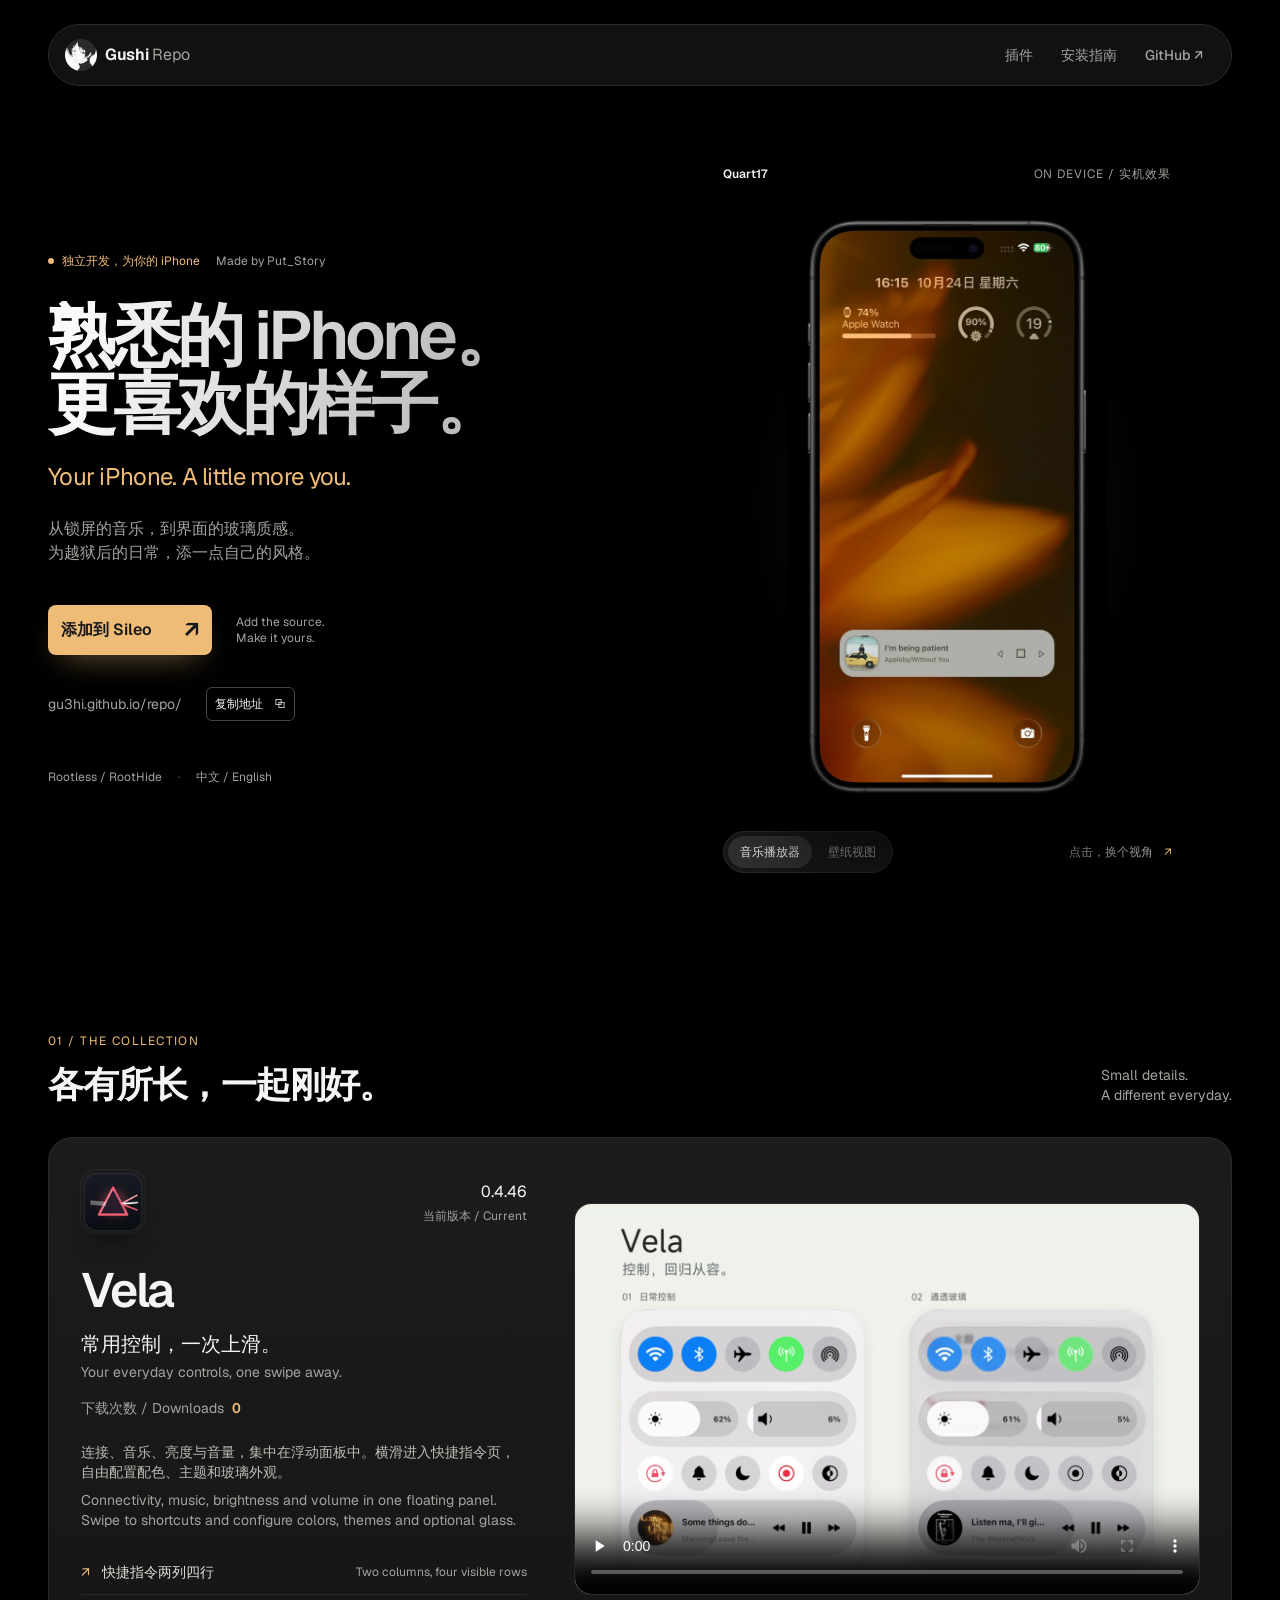
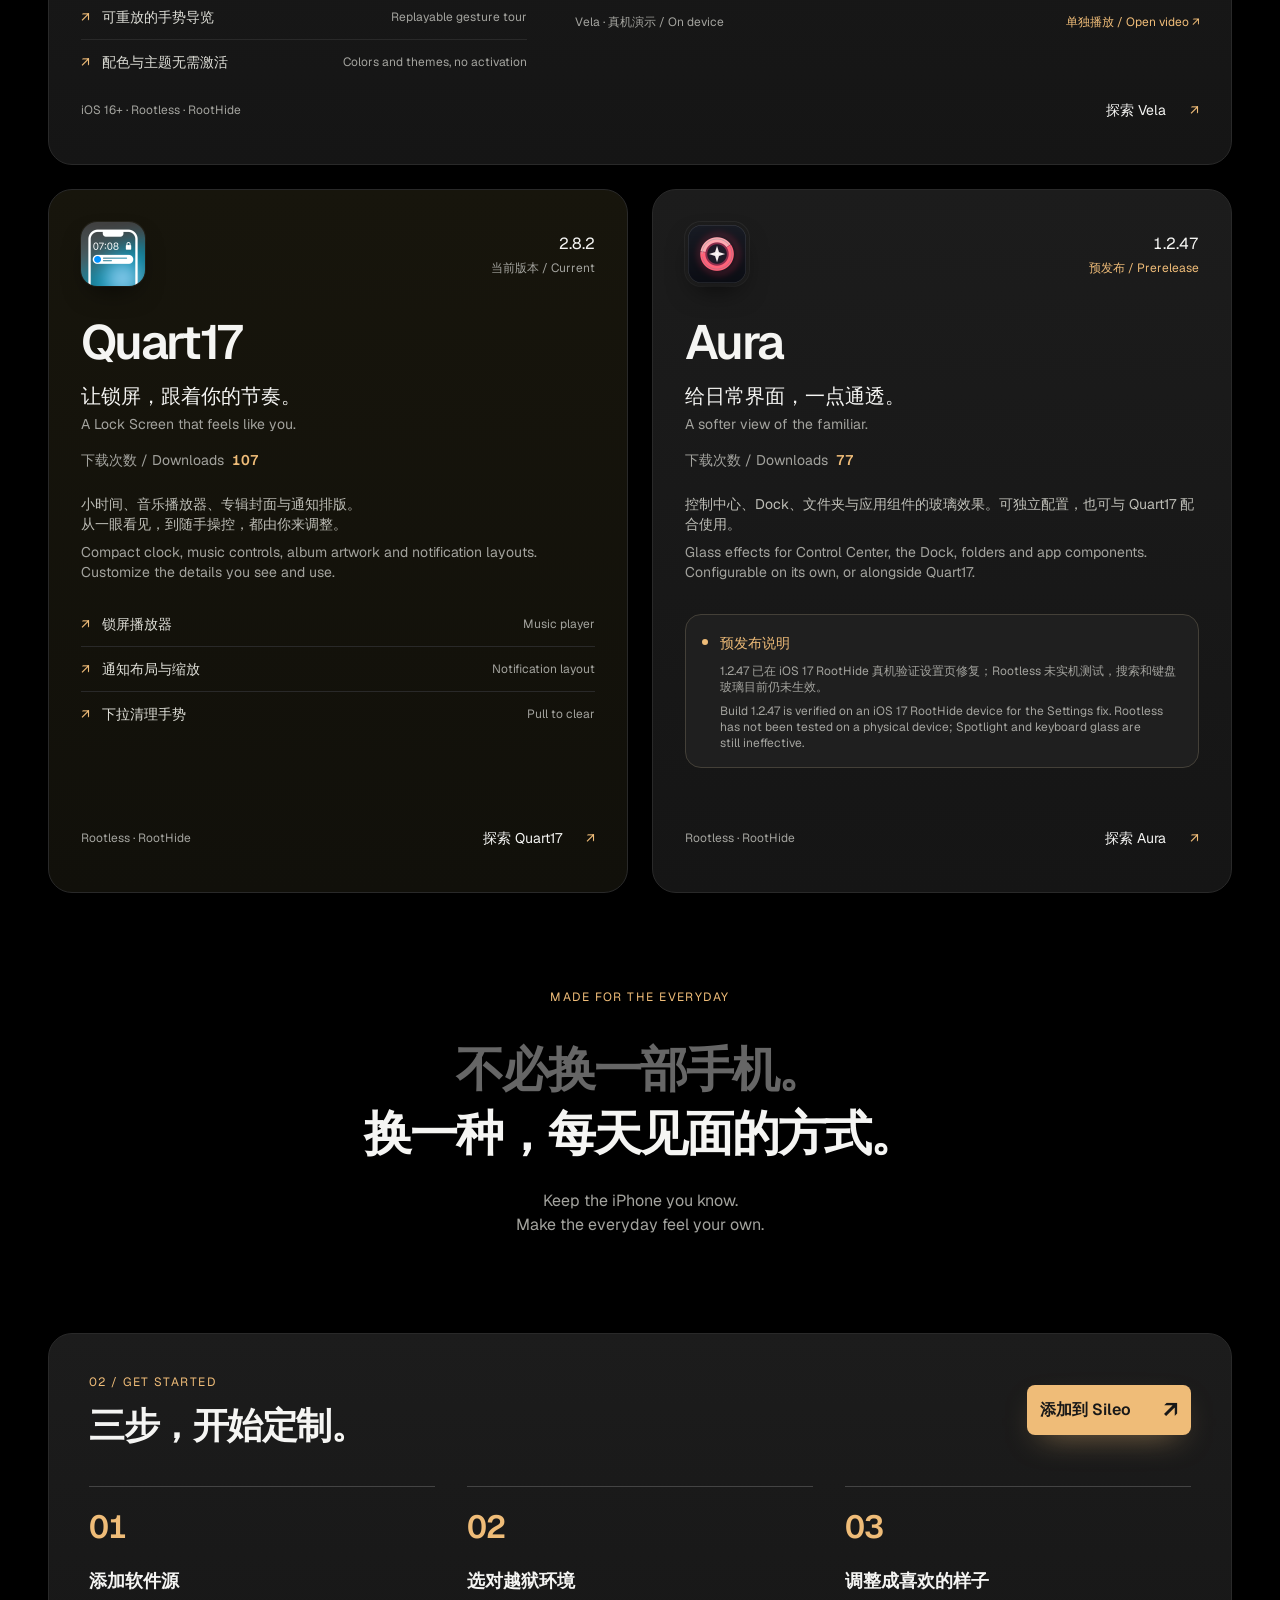
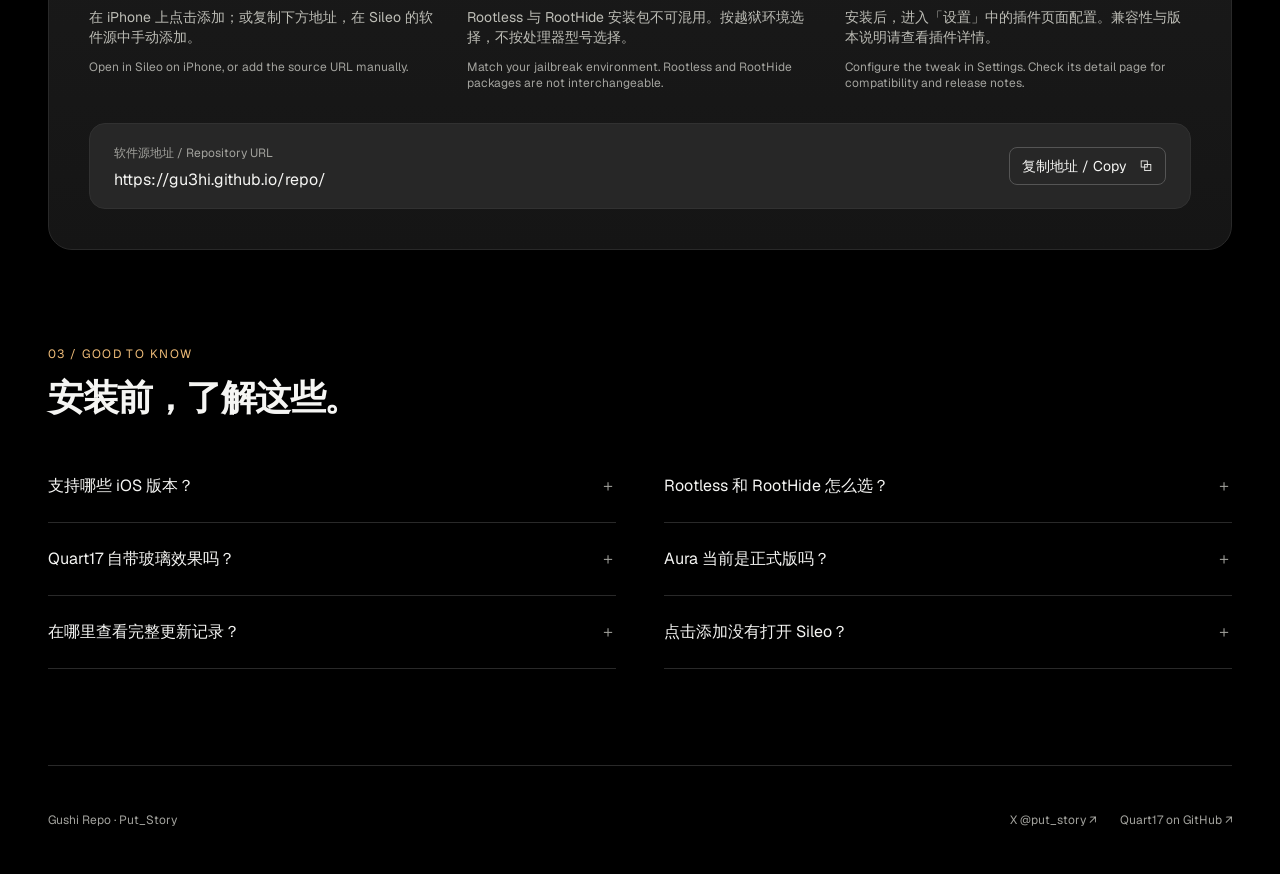
<file: docs/index.html>
<!doctype html>
<html lang="zh-CN"><head><meta charset="utf-8"><meta name="viewport" content="width=device-width,initial-scale=1">
<meta name="color-scheme" content="dark light"><meta name="theme-color" media="(prefers-color-scheme: dark)" content="#000000"><meta name="theme-color" media="(prefers-color-scheme: light)" content="#f5f5f3"><meta name="description" content="Gushi Repo · Jailbreak tweaks for iOS · 中文 / English">
<meta property="og:type" content="website"><meta property="og:title" content="Gushi Repo · 为你的 iPhone 添一点风格"><meta property="og:description" content="Gushi Repo · Jailbreak tweaks for iOS"><meta property="og:url" content="https://gu3hi.github.io/repo/"><meta property="og:image" content="https://gu3hi.github.io/repo/CydiaIcon.png"><meta name="twitter:card" content="summary">
<title>Gushi Repo · 为你的 iPhone 添一点风格</title><link rel="icon" href="CydiaIcon.png"><link rel="stylesheet" href="assets/style.css?v=20261030-refine"><link rel="stylesheet" href="assets/home.css?v=20261030-refine"><script src="assets/site.js?v=20261026" defer></script><script type="module" src="assets/downloads.mjs?v=20261026"></script></head>
<body class="home-page"><a class="skip-link" href="#main">跳至内容 · Skip to content</a><header class="top" id="top"><div class="bar"><a class="brand" href="./" aria-label="Gushi Repo 首页"><img src="CydiaIcon.png" width="34" height="34" alt=""><span>Gushi<b>Repo</b></span></a><nav aria-label="主导航"><a class="navlink" href="#packages">插件</a><a class="navlink" href="#install">安装指南</a><a class="navlink social" href="https://x.com/put_story" target="_blank" rel="noopener">X ↗</a><a class="navlink" href="https://github.com/Gu3hi/repo" target="_blank" rel="noopener">GitHub ↗</a></nav></div></header>
<main id="main">
<section class="source-hero" aria-labelledby="hero-title">
<div class="hero-copy">
<p class="kicker reveal"><span class="status-dot" aria-hidden="true"></span> 独立开发，为你的 iPhone <span lang="en">Made by Put_Story</span></p>
<h1 id="hero-title" class="reveal" style="--d:.08s">熟悉的 iPhone。<br>更喜欢的样子。</h1>
<p class="hero-english reveal" lang="en" style="--d:.16s">Your iPhone. A little more you.</p>
<p class="hero-description reveal" style="--d:.24s">从锁屏的音乐，到界面的玻璃质感。<br>为越狱后的日常，添一点自己的风格。</p>
<div class="hero-actions reveal" style="--d:.32s"><a class="source-button" href="sileo://source/https://gu3hi.github.io/repo/">添加到 Sileo <span aria-hidden="true">↗</span></a><span class="action-caption" lang="en">Add the source.<br>Make it yours.</span></div>
<button class="source-copy copy reveal" style="--d:.4s" type="button" data-copy="https://gu3hi.github.io/repo/" aria-label="复制源地址 · Copy repository URL"><span>gu3hi.github.io/repo/</span><span class="copy-label">复制地址 <span aria-hidden="true">⧉</span></span></button>
<div class="hero-support reveal" style="--d:.48s"><span>Rootless / RootHide</span><span>中文 / English</span></div>
</div>
<figure class="device-stage reveal" style="--d:.24s">
<div class="device-meta"><span>Quart17</span><span>ON DEVICE / 实机效果</span></div>
<div class="device-view" id="device-preview"><img class="wallpaper-shot" aria-hidden="true" src="assets/quart17-lock-2.jpg" width="680" height="1311" alt="同一设备的壁纸视图" decoding="async"><img class="player-shot" src="assets/quart17-lock-1.jpg" width="680" height="1311" alt="Quart17 锁屏音乐播放器实机效果" decoding="async" fetchpriority="high"></div>
<figcaption><div class="view-switch" role="group" aria-label="切换实机视图 · Device preview"><button type="button" data-preview="player" aria-controls="device-preview" aria-pressed="true">音乐播放器</button><button type="button" data-preview="wallpaper" aria-controls="device-preview" aria-pressed="false">壁纸视图</button></div><span class="preview-note">点击，换个视角 <span aria-hidden="true">↗</span></span></figcaption>
</figure>
</section>
<section class="collection" id="packages" aria-labelledby="collection-title">
<div class="section-heading reveal"><div><p class="section-index">01 / THE COLLECTION</p><h2 id="collection-title">各有所长，一起刚好。</h2></div><p lang="en">Small details.<br>A different everyday.</p></div>
<div class="product-grid">
<article class="product-card vela-card reveal">
<div class="product-top"><img src="assets/vela.png" width="64" height="64" alt="Vela 图标" loading="lazy"><span class="version-label">0.4.46 <span>当前版本 / Current</span></span></div>
<h3>Vela</h3><p class="product-lead">常用控制，一次上滑。</p><p class="product-english" lang="en">Your everyday controls, one swipe away.</p>
<p class="download-summary">下载次数 / Downloads <strong><span data-download-files="com.gushi.vela_0.4.46_iphoneos-arm64.deb com.gushi.vela_0.4.46_iphoneos-arm64e.deb" aria-label="正在读取下载次数 / Loading download count">—</span></strong></p>
<p class="product-description">连接、音乐、亮度与音量，集中在浮动面板中。横滑进入快捷指令页，自由配置配色、主题和玻璃外观。</p><p class="product-description en" lang="en">Connectivity, music, brightness and volume in one floating panel. Swipe to shortcuts and configure colors, themes and optional glass.</p>
<ul class="feature-list"><li>快捷指令两列四行 <span lang="en">Two columns, four visible rows</span></li><li>可重放的手势导览 <span lang="en">Replayable gesture tour</span></li><li>配色与主题无需激活 <span lang="en">Colors and themes, no activation</span></li></ul>
<figure class="promo-video"><video controls playsinline preload="none" poster="assets/vela-promo-poster.jpg" width="1920" height="1200" aria-label="Vela 宣传片：普通与玻璃外观真机演示 / Vela native and glass appearance demo"><source src="assets/vela-promo.mp4" type="video/mp4">你的浏览器不支持视频播放。Your browser does not support video playback.</video><figcaption><span>Vela · 真机演示 / On device</span><a href="assets/vela-promo.mp4">单独播放 / Open video ↗</a></figcaption></figure>
<div class="product-bottom"><span>iOS 16+ · Rootless · RootHide</span><a href="depictions/vela/" class="product-link" aria-label="查看 Vela 功能范围与安装说明">探索 Vela <span aria-hidden="true">↗</span></a></div>
</article>

<article class="product-card quart-card reveal">
<div class="product-top"><img src="assets/quart17.png" width="64" height="64" alt="Quart17 图标" loading="lazy"><span class="version-label">2.8.2 <span>当前版本 / Current</span></span></div>
<h3>Quart17</h3><p class="product-lead">让锁屏，跟着你的节奏。</p><p class="product-english" lang="en">A Lock Screen that feels like you.</p>
<p class="download-summary">下载次数 / Downloads <strong><span data-download-files="com.gushi.quart17_2.7.103_iphoneos-arm64.deb com.gushi.quart17_2.7.103_iphoneos-arm64e.deb com.gushi.quart17_2.7.112_iphoneos-arm64.deb com.gushi.quart17_2.7.112_iphoneos-arm64e.deb com.gushi.quart17_2.8.1_iphoneos-arm64.deb com.gushi.quart17_2.8.1_iphoneos-arm64e.deb com.gushi.quart17_2.8.2_iphoneos-arm64.deb com.gushi.quart17_2.8.2_iphoneos-arm64e.deb com.gushi.quart17_2.8_iphoneos-arm64.deb com.gushi.quart17_2.8_iphoneos-arm64e.deb" aria-label="正在读取下载次数 / Loading download count">—</span></strong></p>
<p class="product-description">小时间、音乐播放器、专辑封面与通知排版。<br>从一眼看见，到随手操控，都由你来调整。</p><p class="product-description en" lang="en">Compact clock, music controls, album artwork and notification layouts. Customize the details you see and use.</p>
<ul class="feature-list"><li>锁屏播放器 <span lang="en">Music player</span></li><li>通知布局与缩放 <span lang="en">Notification layout</span></li><li>下拉清理手势 <span lang="en">Pull to clear</span></li></ul>
<div class="product-bottom"><span>Rootless · RootHide</span><a href="depictions/quart17/" class="product-link" aria-label="探索 Quart17 功能与更新记录">探索 Quart17 <span aria-hidden="true">↗</span></a></div>
</article>
<article class="product-card aura-card reveal" style="--d:.09s">
<div class="product-top"><img src="assets/aura.png" width="64" height="64" alt="Aura 图标" loading="lazy"><span class="version-label">1.2.47 <span>预发布 / Prerelease</span></span></div>
<h3>Aura</h3><p class="product-lead">给日常界面，一点通透。</p><p class="product-english" lang="en">A softer view of the familiar.</p>
<p class="download-summary">下载次数 / Downloads <strong><span data-download-files="com.gushi.aura_1.2.23_iphoneos-arm64.deb com.gushi.aura_1.2.23_iphoneos-arm64e.deb com.gushi.aura_1.2.40_iphoneos-arm64.deb com.gushi.aura_1.2.40_iphoneos-arm64e.deb com.gushi.aura_1.2.45_iphoneos-arm64.deb com.gushi.aura_1.2.45_iphoneos-arm64e.deb com.gushi.aura_1.2.47_iphoneos-arm64.deb com.gushi.aura_1.2.47_iphoneos-arm64e.deb" aria-label="正在读取下载次数 / Loading download count">—</span></strong></p>
<p class="product-description">控制中心、Dock、文件夹与应用组件的玻璃效果。可独立配置，也可与 Quart17 配合使用。</p><p class="product-description en" lang="en">Glass effects for Control Center, the Dock, folders and app components. Configurable on its own, or alongside Quart17.</p>
<aside class="release-note"><span class="status-dot" aria-hidden="true"></span><div><strong>预发布说明</strong><p>1.2.47 已在 iOS 17 RootHide 真机验证设置页修复；Rootless 未实机测试，搜索和键盘玻璃目前仍未生效。</p><p lang="en">Build 1.2.47 is verified on an iOS 17 RootHide device for the Settings fix. Rootless has not been tested on a physical device; Spotlight and keyboard glass are still ineffective.</p></div></aside>
<div class="product-bottom"><span>Rootless · RootHide</span><a href="depictions/aura/" class="product-link" aria-label="探索 Aura 功能与更新记录">探索 Aura <span aria-hidden="true">↗</span></a></div>
</article>
</div>
</section>
<section class="manifesto" aria-label="设计理念"><p class="section-index">MADE FOR THE EVERYDAY</p><h2><span class="word-reveal">不必</span><span class="word-reveal" style="--word-delay:.08s">换一部</span><span class="word-reveal" style="--word-delay:.16s">手机。</span><br><span class="word-reveal" style="--word-delay:.24s">换一种，</span><span class="word-reveal" style="--word-delay:.32s">每天见面的</span><span class="word-reveal" style="--word-delay:.4s">方式。</span></h2><p lang="en">Keep the iPhone you know.<br>Make the everyday feel your own.</p></section>
<section class="installation" id="install" aria-labelledby="install-title">
<div class="section-heading reveal"><div><p class="section-index">02 / GET STARTED</p><h2 id="install-title">三步，开始定制。</h2></div><a class="source-button" href="sileo://source/https://gu3hi.github.io/repo/">添加到 Sileo <span aria-hidden="true">↗</span></a></div>
<div class="install-steps"><article class="reveal"><span class="step-number">01</span><h3>添加软件源</h3><p>在 iPhone 上点击添加；或复制下方地址，在 Sileo 的软件源中手动添加。</p><p class="en" lang="en">Open in Sileo on iPhone, or add the source URL manually.</p></article><article class="reveal" style="--d:.08s"><span class="step-number">02</span><h3>选对越狱环境</h3><p>Rootless 与 RootHide 安装包不可混用。按越狱环境选择，不按处理器型号选择。</p><p class="en" lang="en">Match your jailbreak environment. Rootless and RootHide packages are not interchangeable.</p></article><article class="reveal" style="--d:.16s"><span class="step-number">03</span><h3>调整成喜欢的样子</h3><p>安装后，进入「设置」中的插件页面配置。兼容性与版本说明请查看插件详情。</p><p class="en" lang="en">Configure the tweak in Settings. Check its detail page for compatibility and release notes.</p></article></div>
<div class="source-address reveal"><div><span>软件源地址 / Repository URL</span><p>https://gu3hi.github.io/repo/</p></div><button class="copy" type="button" data-copy="https://gu3hi.github.io/repo/">复制地址 / Copy <span aria-hidden="true">⧉</span></button></div>
</section>
<section class="source-faq" aria-labelledby="faq-title"><div class="section-heading reveal"><div><p class="section-index">03 / GOOD TO KNOW</p><h2 id="faq-title">安装前，了解这些。</h2></div></div>
<div class="faq-grid">
<details><summary>支持哪些 iOS 版本？ <span aria-hidden="true">＋</span></summary><p>Vela 的最低部署版本为 iOS 16；Quart17 2.8.2 支持 iOS 16–17（iOS 16 尚未真机测试）；Aura 面向 iOS 16–17 越狱环境。请查看各自详情页的兼容性与测试状态。</p><p class="en" lang="en">Vela has a minimum deployment target of iOS 16. Quart17 2.8.2 supports iOS 16–17 (iOS 16 not yet device-tested). Aura targets jailbroken iOS 16–17. Check each detail page for compatibility and testing status.</p></details>
<details><summary>Rootless 和 RootHide 怎么选？ <span aria-hidden="true">＋</span></summary><p>Rootless 对应 iphoneos-arm64，RootHide 对应 iphoneos-arm64e。请按实际越狱环境选择，不要仅看处理器型号。</p><p class="en" lang="en">Use iphoneos-arm64 for Rootless and iphoneos-arm64e for RootHide. Choose by your jailbreak environment, not the processor.</p></details>
<details><summary>Quart17 自带玻璃效果吗？ <span aria-hidden="true">＋</span></summary><p>当前拆分版由 Aura 提供玻璃效果，Quart17 保留播放器与通知等功能。需要玻璃效果时请另行安装 Aura。</p><p class="en" lang="en">In the current split edition, Aura provides glass rendering. Install it separately alongside Quart17 for glass effects.</p></details>
<details><summary>Aura 当前是正式版吗？ <span aria-hidden="true">＋</span></summary><p>当前上架的 1.2.47 仍是预发布包：RootHide 已真机验证，Rootless 未实机测试。请先阅读 Aura 详情页中的状态说明。</p><p class="en" lang="en">The listed 1.2.47 build is a prerelease: verified on RootHide, not yet device-tested on Rootless. Read the status notes before installing.</p></details>
<details><summary>在哪里查看完整更新记录？ <span aria-hidden="true">＋</span></summary><p>在 <a href="depictions/quart17/#changelog">Quart17 更新记录</a>、<a href="depictions/aura/#changelog">Aura 更新记录</a>与 <a href="depictions/vela/#changelog">Vela 本次更新</a>中查看中英文说明。</p><p class="en" lang="en">Each detail page includes bilingual release information.</p></details>
<details><summary>点击添加没有打开 Sileo？ <span aria-hidden="true">＋</span></summary><p>请在已安装 Sileo 的 iPhone 上打开本页。也可以复制软件源地址，在 Sileo 中手动添加。</p><p class="en" lang="en">Open this page on an iPhone with Sileo installed, or copy the repository URL and add it manually.</p></details>
</div></section>
</main>
<footer class="foot"><div class="bigword" aria-hidden="true">GUSHI REPO</div><div class="footline"><span>Gushi Repo · Put_Story</span><a href="https://x.com/put_story" target="_blank" rel="noopener">X @put_story ↗</a><a href="https://github.com/Gu3hi/Quart17" target="_blank" rel="noopener">Quart17 on GitHub ↗</a></div></footer></body></html>
</file>
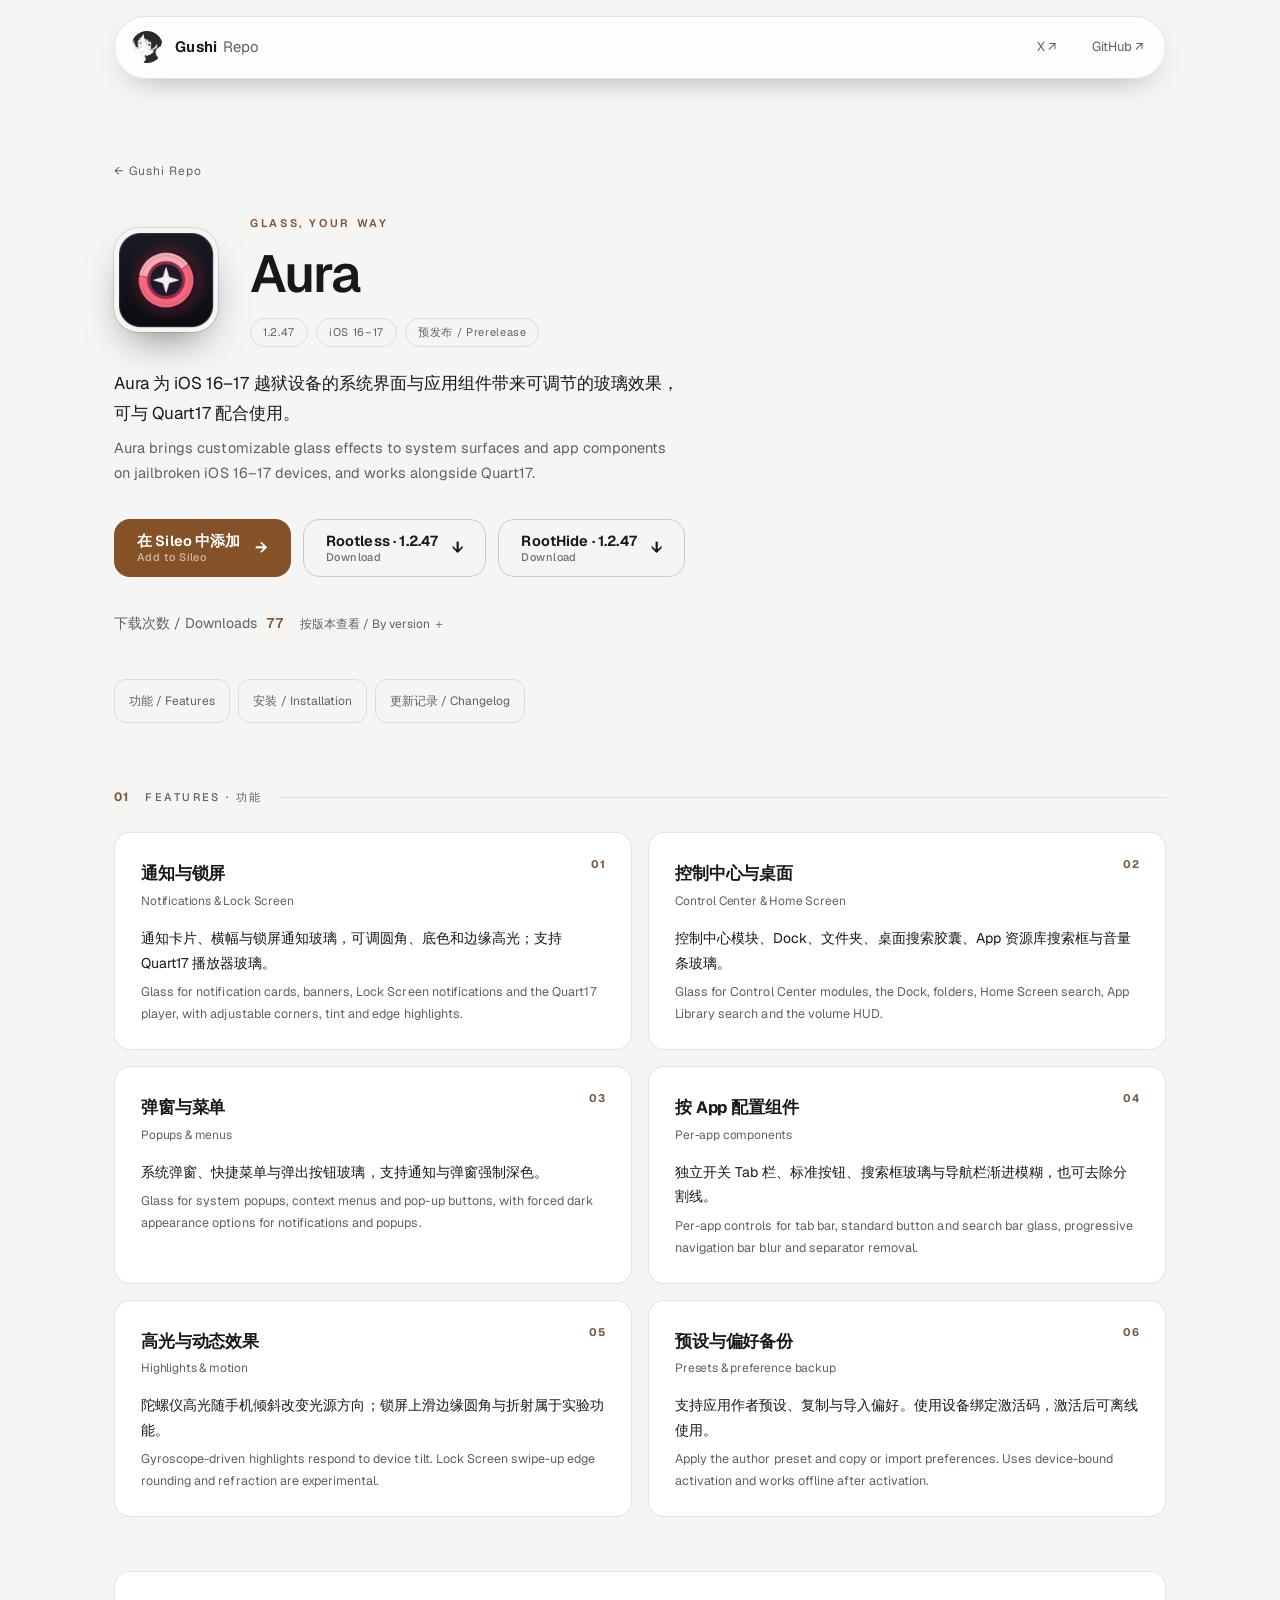
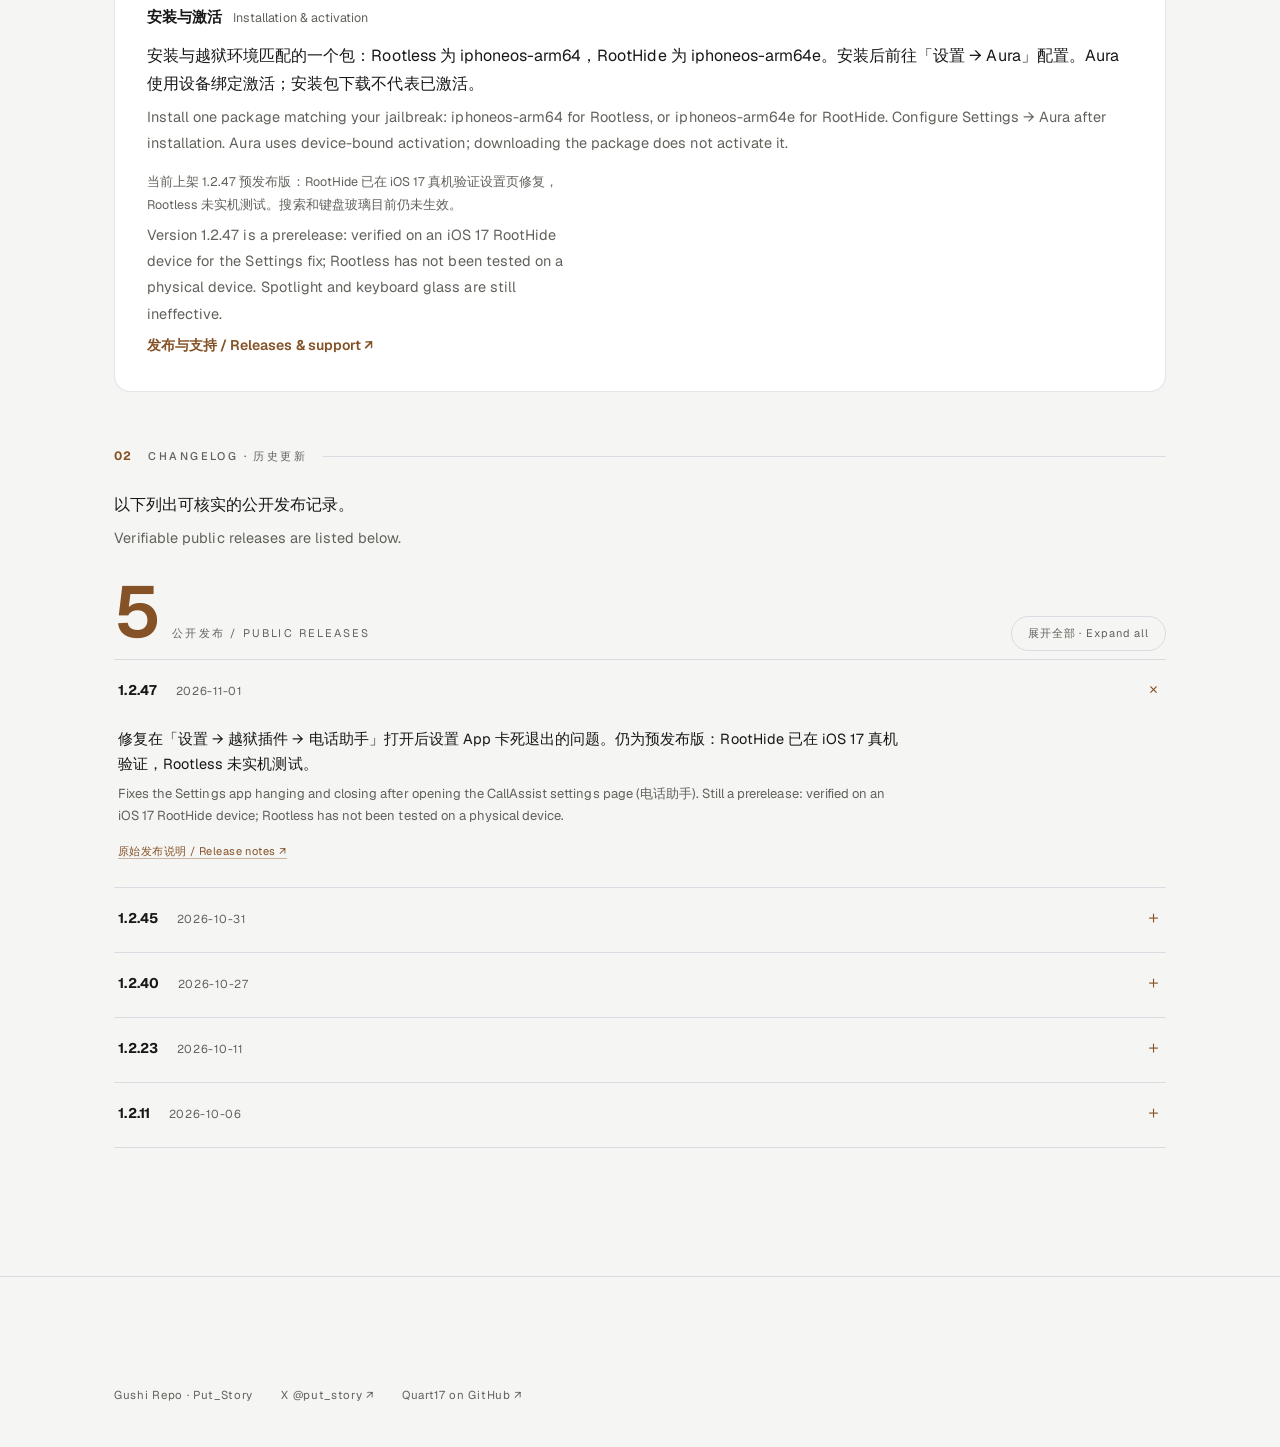
<file: docs/depictions/aura/index.html>
<!doctype html>
<html lang="zh-CN"><head><meta charset="utf-8"><meta name="viewport" content="width=device-width,initial-scale=1">
<meta name="color-scheme" content="dark light"><meta name="theme-color" media="(prefers-color-scheme: dark)" content="#000000"><meta name="theme-color" media="(prefers-color-scheme: light)" content="#f5f5f3"><meta name="description" content="Gushi Repo · Jailbreak tweaks for iOS · 中文 / English">
<meta property="og:type" content="website"><meta property="og:title" content="Aura · 介绍与历史更新 / Features &amp; Changelog"><meta property="og:description" content="Gushi Repo · Jailbreak tweaks for iOS"><meta property="og:url" content="https://gu3hi.github.io/repo/depictions/aura/"><meta property="og:image" content="https://gu3hi.github.io/repo/CydiaIcon.png"><meta name="twitter:card" content="summary">
<title>Aura · 介绍与历史更新 / Features &amp; Changelog</title><link rel="icon" href="../../CydiaIcon.png"><link rel="stylesheet" href="../../assets/style.css?v=20261030-refine"><script src="../../assets/site.js?v=20261026" defer></script><script type="module" src="../../assets/downloads.mjs?v=20261026"></script></head>
<body class="detail-page"><a class="skip-link" href="#main">跳至内容 · Skip to content</a><header class="top" id="top"><div class="bar"><a class="brand" href="../../" aria-label="Gushi Repo 首页"><img src="../../CydiaIcon.png" width="34" height="34" alt=""><span>Gushi<b>Repo</b></span></a><nav aria-label="主导航"><a class="navlink social" href="https://x.com/put_story" target="_blank" rel="noopener">X ↗</a><a class="navlink" href="https://github.com/Gu3hi/repo" target="_blank" rel="noopener">GitHub ↗</a></nav></div></header>
<main id="main"><section class="dhero"><a class="back" href="../../">← Gushi Repo</a>
<div class="titleline"><img class="appicon" src="../../assets/aura.png" width="104" height="104" alt="Aura 图标"><div><p class="eyebrow">GLASS, YOUR WAY</p><h1>Aura</h1><div class="tags"><span>1.2.47</span><span>iOS 16–17</span><span>预发布 / Prerelease</span></div></div></div>
<div class="lede"><p>Aura 为 iOS 16–17 越狱设备的系统界面与应用组件带来可调节的玻璃效果，可与 Quart17 配合使用。</p><p class="en" lang="en">Aura brings customizable glass effects to system surfaces and app components on jailbroken iOS 16–17 devices, and works alongside Quart17.</p></div><div class="actions"><a class="button primary" href="sileo://source/https://gu3hi.github.io/repo/"><span class="bl">在 Sileo 中添加<i lang="en">Add to Sileo</i></span><span class="arr">→</span></a><a class="button ghost" href="https://github.com/Gu3hi/repo/releases/download/packages/com.gushi.aura_1.2.47_iphoneos-arm64.deb"><span class="bl">Rootless · 1.2.47<i lang="en">Download</i></span><span class="arr">↓</span></a><a class="button ghost" href="https://github.com/Gu3hi/repo/releases/download/packages/com.gushi.aura_1.2.47_iphoneos-arm64e.deb"><span class="bl">RootHide · 1.2.47<i lang="en">Download</i></span><span class="arr">↓</span></a></div><details class="download-stats"><summary><span class="download-summary">下载次数 / Downloads <strong><span data-download-files="com.gushi.aura_1.2.23_iphoneos-arm64.deb com.gushi.aura_1.2.23_iphoneos-arm64e.deb com.gushi.aura_1.2.40_iphoneos-arm64.deb com.gushi.aura_1.2.40_iphoneos-arm64e.deb com.gushi.aura_1.2.45_iphoneos-arm64.deb com.gushi.aura_1.2.45_iphoneos-arm64e.deb com.gushi.aura_1.2.47_iphoneos-arm64.deb com.gushi.aura_1.2.47_iphoneos-arm64e.deb" aria-label="正在读取下载次数 / Loading download count">—</span></strong></span><span>按版本查看 / By version ＋</span></summary><dl><div><dt>1.2.23 · Rootless</dt><dd><span data-download-files="com.gushi.aura_1.2.23_iphoneos-arm64.deb" aria-label="正在读取下载次数 / Loading download count">—</span></dd></div><div><dt>1.2.23 · RootHide</dt><dd><span data-download-files="com.gushi.aura_1.2.23_iphoneos-arm64e.deb" aria-label="正在读取下载次数 / Loading download count">—</span></dd></div><div><dt>1.2.40 · Rootless</dt><dd><span data-download-files="com.gushi.aura_1.2.40_iphoneos-arm64.deb" aria-label="正在读取下载次数 / Loading download count">—</span></dd></div><div><dt>1.2.40 · RootHide</dt><dd><span data-download-files="com.gushi.aura_1.2.40_iphoneos-arm64e.deb" aria-label="正在读取下载次数 / Loading download count">—</span></dd></div><div><dt>1.2.45 · Rootless</dt><dd><span data-download-files="com.gushi.aura_1.2.45_iphoneos-arm64.deb" aria-label="正在读取下载次数 / Loading download count">—</span></dd></div><div><dt>1.2.45 · RootHide</dt><dd><span data-download-files="com.gushi.aura_1.2.45_iphoneos-arm64e.deb" aria-label="正在读取下载次数 / Loading download count">—</span></dd></div><div><dt>1.2.47 · Rootless</dt><dd><span data-download-files="com.gushi.aura_1.2.47_iphoneos-arm64.deb" aria-label="正在读取下载次数 / Loading download count">—</span></dd></div><div><dt>1.2.47 · RootHide</dt><dd><span data-download-files="com.gushi.aura_1.2.47_iphoneos-arm64e.deb" aria-label="正在读取下载次数 / Loading download count">—</span></dd></div></dl><p>自 2026 年 10 月 26 日启用，包含网页和刷新源后通过 Sileo 的 Release 下载；重复下载与校验下载也会累计，不代表安装成功或独立用户。</p><p lang="en">Counting Release downloads since October 26, 2026, including this website and Sileo after refreshing the source. Repeat and verification downloads count too. These are not successful installs or unique users.</p><p class="download-updated" data-download-updated>正在读取更新时间 / Loading update time</p><noscript><p>启用 JavaScript 可读取统计。Enable JavaScript to load counts.</p></noscript></details>
<nav class="section-nav" aria-label="详情导航"><a href="#features">功能 / Features</a><a href="#installation">安装 / Installation</a><a href="#changelog">更新记录 / Changelog</a></nav></section>
<section id="features"><div class="seclabel"><b>01</b><span>FEATURES · 功能</span></div><div class="grid"><article><em class="fnum">01</em><h3>通知与锁屏<i lang="en">Notifications &amp; Lock Screen</i></h3><p>通知卡片、横幅与锁屏通知玻璃，可调圆角、底色和边缘高光；支持 Quart17 播放器玻璃。</p><p class="en" lang="en">Glass for notification cards, banners, Lock Screen notifications and the Quart17 player, with adjustable corners, tint and edge highlights.</p></article><article><em class="fnum">02</em><h3>控制中心与桌面<i lang="en">Control Center &amp; Home Screen</i></h3><p>控制中心模块、Dock、文件夹、桌面搜索胶囊、App 资源库搜索框与音量条玻璃。</p><p class="en" lang="en">Glass for Control Center modules, the Dock, folders, Home Screen search, App Library search and the volume HUD.</p></article><article><em class="fnum">03</em><h3>弹窗与菜单<i lang="en">Popups &amp; menus</i></h3><p>系统弹窗、快捷菜单与弹出按钮玻璃，支持通知与弹窗强制深色。</p><p class="en" lang="en">Glass for system popups, context menus and pop-up buttons, with forced dark appearance options for notifications and popups.</p></article><article><em class="fnum">04</em><h3>按 App 配置组件<i lang="en">Per-app components</i></h3><p>独立开关 Tab 栏、标准按钮、搜索框玻璃与导航栏渐进模糊，也可去除分割线。</p><p class="en" lang="en">Per-app controls for tab bar, standard button and search bar glass, progressive navigation bar blur and separator removal.</p></article><article><em class="fnum">05</em><h3>高光与动态效果<i lang="en">Highlights &amp; motion</i></h3><p>陀螺仪高光随手机倾斜改变光源方向；锁屏上滑边缘圆角与折射属于实验功能。</p><p class="en" lang="en">Gyroscope-driven highlights respond to device tilt. Lock Screen swipe-up edge rounding and refraction are experimental.</p></article><article><em class="fnum">06</em><h3>预设与偏好备份<i lang="en">Presets &amp; preference backup</i></h3><p>支持应用作者预设、复制与导入偏好。使用设备绑定激活码，激活后可离线使用。</p><p class="en" lang="en">Apply the author preset and copy or import preferences. Uses device-bound activation and works offline after activation.</p></article></div></section>
<section id="installation" class="note install"><h3>安装与激活 <i lang="en">Installation &amp; activation</i></h3><p>安装与越狱环境匹配的一个包：Rootless 为 iphoneos-arm64，RootHide 为 iphoneos-arm64e。安装后前往「设置 → Aura」配置。Aura 使用设备绑定激活；安装包下载不代表已激活。</p><p class="en" lang="en">Install one package matching your jailbreak: iphoneos-arm64 for Rootless, or iphoneos-arm64e for RootHide. Configure Settings → Aura after installation. Aura uses device-bound activation; downloading the package does not activate it.</p><div class="hint"><p>当前上架 1.2.47 预发布版：RootHide 已在 iOS 17 真机验证设置页修复，Rootless 未实机测试。搜索和键盘玻璃目前仍未生效。</p><p class="en" lang="en">Version 1.2.47 is a prerelease: verified on an iOS 17 RootHide device for the Settings fix; Rootless has not been tested on a physical device. Spotlight and keyboard glass are still ineffective.</p></div><a class="textlink" href="https://github.com/Gu3hi/Aura-Releases/releases">发布与支持 / Releases &amp; support ↗</a></section>
<section id="changelog"><div class="seclabel"><b>02</b><span>CHANGELOG · 历史更新</span></div><p>以下列出可核实的公开发布记录。</p><p class="en" lang="en">Verifiable public releases are listed below.</p><div class="count"><b>5</b><span>公开发布 / Public releases</span><button class="toggleall" type="button" aria-expanded="false">展开全部 · Expand all</button></div><details open><summary><b>1.2.47</b><time>2026-11-01</time><i class="chev" aria-hidden="true">＋</i></summary><div class="entry"><p>修复在「设置 → 越狱插件 → 电话助手」打开后设置 App 卡死退出的问题。仍为预发布版：RootHide 已在 iOS 17 真机验证，Rootless 未实机测试。</p><p class="en" lang="en">Fixes the Settings app hanging and closing after opening the CallAssist settings page (电话助手). Still a prerelease: verified on an iOS 17 RootHide device; Rootless has not been tested on a physical device.</p><p class="source"><a href="https://github.com/Gu3hi/repo/releases/tag/packages">原始发布说明 / Release notes ↗</a></p></div></details><details ><summary><b>1.2.45</b><time>2026-10-31</time><i class="chev" aria-hidden="true">＋</i></summary><div class="entry"><p>通知玻璃与 Quart17 播放器玻璃改用苹果连续圆角，圆角拉满时保持正圆与胶囊形。播放器圆角设置移至 Quart17（需配合 Quart17 2.8.2，原有数值自动沿用）。包含 1.2.41–1.2.44 的桌面液态玻璃、锁屏时钟与静音胶囊改进。仍为预发布版，RootHide 已在 iOS 17 真机安装运行，完整验收尚未完成，Rootless 未实机测试。</p><p class="en" lang="en">Notification glass and the Quart17 player glass use Apple continuous corners, keeping true circles and capsules at full roundness. The player corner setting moves to Quart17 (use with Quart17 2.8.2; the existing value carries over). Includes the 1.2.41–1.2.44 desktop liquid glass, Lock Screen clock and ringer pill improvements. Still a prerelease: RootHide is installed and running on an iOS 17 device, full validation is pending, and Rootless has not been tested on a physical device.</p><p class="source"><a href="https://github.com/Gu3hi/repo/releases/tag/packages">原始发布说明 / Release notes ↗</a></p></div></details><details ><summary><b>1.2.40</b><time>2026-10-27</time><i class="chev" aria-hidden="true">＋</i></summary><div class="entry"><p>新增 Tab 玻璃拖动与触摸反馈、深色适配；新增锁屏快捷按钮和桌面小文件夹玻璃效果；新增设置开关与滑块玻璃样式。</p><p class="en" lang="en">Adds glass dragging and touch feedback for tab bars with dark-mode adaptation, glass for Lock Screen shortcuts and small Home Screen folders, and glass-style settings switches and sliders.</p><p class="source"><a href="https://github.com/Gu3hi/repo/releases/tag/packages">原始发布说明 / Release notes ↗</a></p></div></details><details ><summary><b>1.2.23</b><time>2026-10-11</time><i class="chev" aria-hidden="true">＋</i></summary><div class="entry"><p>同版本修订：两个安装包已替换为弹窗入场时机修正版。桌面“移除 App／删除 App”等确认框在入场前准备玻璃，避免动画结束后才切换背景。改善相册标签与应用组件在布局变化、视图复用及关闭效果后的还原，减少标准按钮玻璃的重复查找与更新。发布包不包含 Tab 触摸诊断模块。已安装此前 1.2.23 的用户需重新下载并重新安装对应包。仍为预发布版，安装后真机验收尚未完成，Rootless 未实机测试。</p><p class="en" lang="en">Same-version revision: both packages were replaced with the corrected alert presentation build. Glass is prepared before Home Screen app removal confirmation dialogs enter, avoiding a background switch after the animation. Improves restoration of Photos labels and app components after layout changes, view reuse and disabling effects; reduces repeated searches and updates for standard button glass. Release packages exclude Tab touch diagnostics. Users of the earlier 1.2.23 build should download and reinstall the matching package. Still a prerelease: post-install device validation is pending, and Rootless has not been tested on a physical device.</p><p class="source"><a href="https://github.com/Gu3hi/Aura-Releases/releases/tag/v1.2.23">原始发布说明 / Release notes ↗</a></p></div></details><details ><summary><b>1.2.11</b><time>2026-10-06</time><i class="chev" aria-hidden="true">＋</i></summary><div class="entry"><p>公开预发布记录介绍了通知与锁屏、Quart17 播放器、控制中心模块、弹窗与菜单、Dock、文件夹及搜索区域的玻璃效果；应用组件支持按 App 开关，包含 Tab 栏、标准按钮、搜索框与导航栏渐进模糊。另列出陀螺仪高光、实验性锁屏上滑边缘折射、作者预设、偏好复制与导入、设备绑定激活及激活后离线使用。提供 Rootless 与 RootHide 两种包，支持 iOS 16–17。该发布说明以功能清单为主，未逐项区分本版新增与既有功能。</p><p class="en" lang="en">The public prerelease documents glass for notifications, the Lock Screen, the Quart17 player, Control Center modules, popups, menus, the Dock, folders and search surfaces. Per-app component toggles cover tab bars, standard buttons, search bars and progressive navigation bar blur. It also lists gyroscope highlights, experimental Lock Screen swipe-up edge refraction, author presets, preference copy/import, and device-bound activation with offline use after activation. Rootless and RootHide packages support iOS 16–17. These release notes are primarily a feature list and do not distinguish each new feature from existing behavior.</p><p class="source"><a href="https://github.com/Gu3hi/Aura-Releases/releases/tag/v1.2.11">原始发布说明 / Release notes ↗</a></p></div></details></section></main>
<footer class="foot"><div class="bigword" aria-hidden="true">GUSHI REPO</div><div class="footline"><span>Gushi Repo · Put_Story</span><a href="https://x.com/put_story" target="_blank" rel="noopener">X @put_story ↗</a><a href="https://github.com/Gu3hi/Quart17" target="_blank" rel="noopener">Quart17 on GitHub ↗</a></div></footer></body></html>
</file>
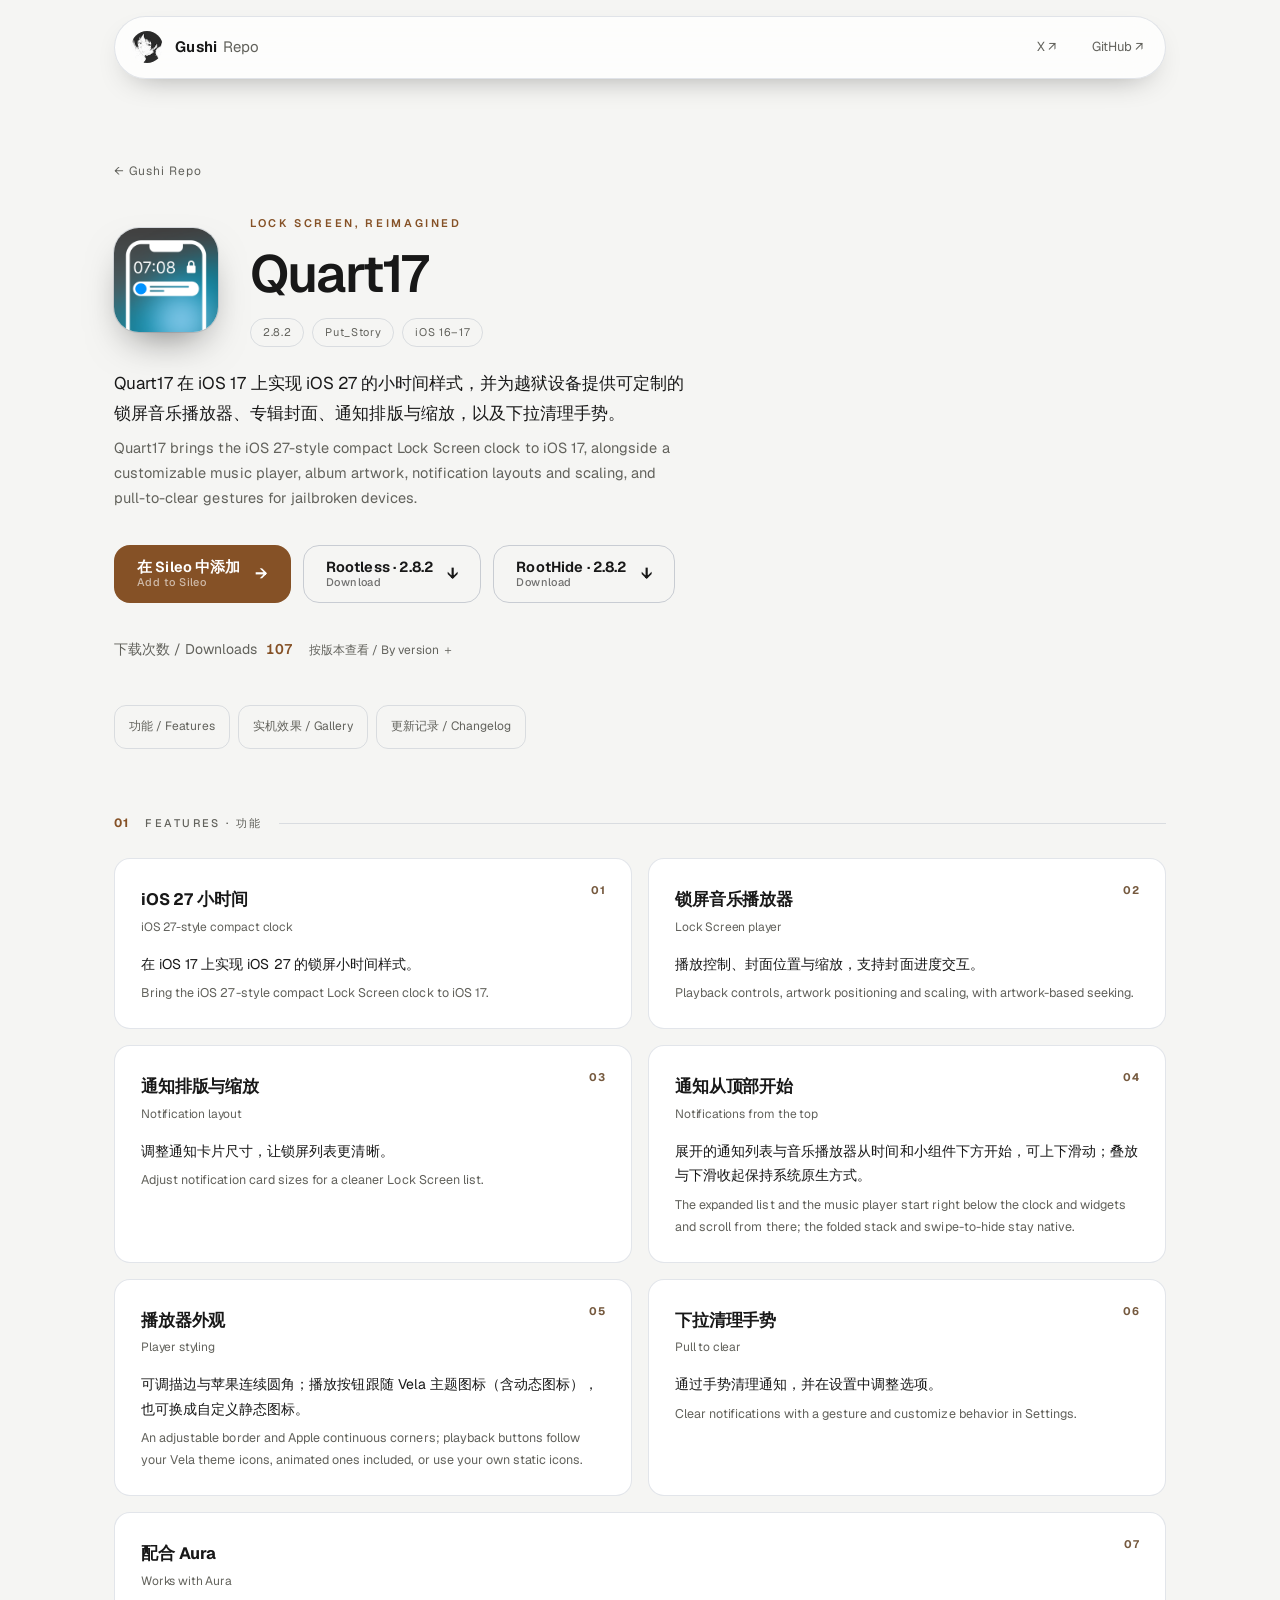
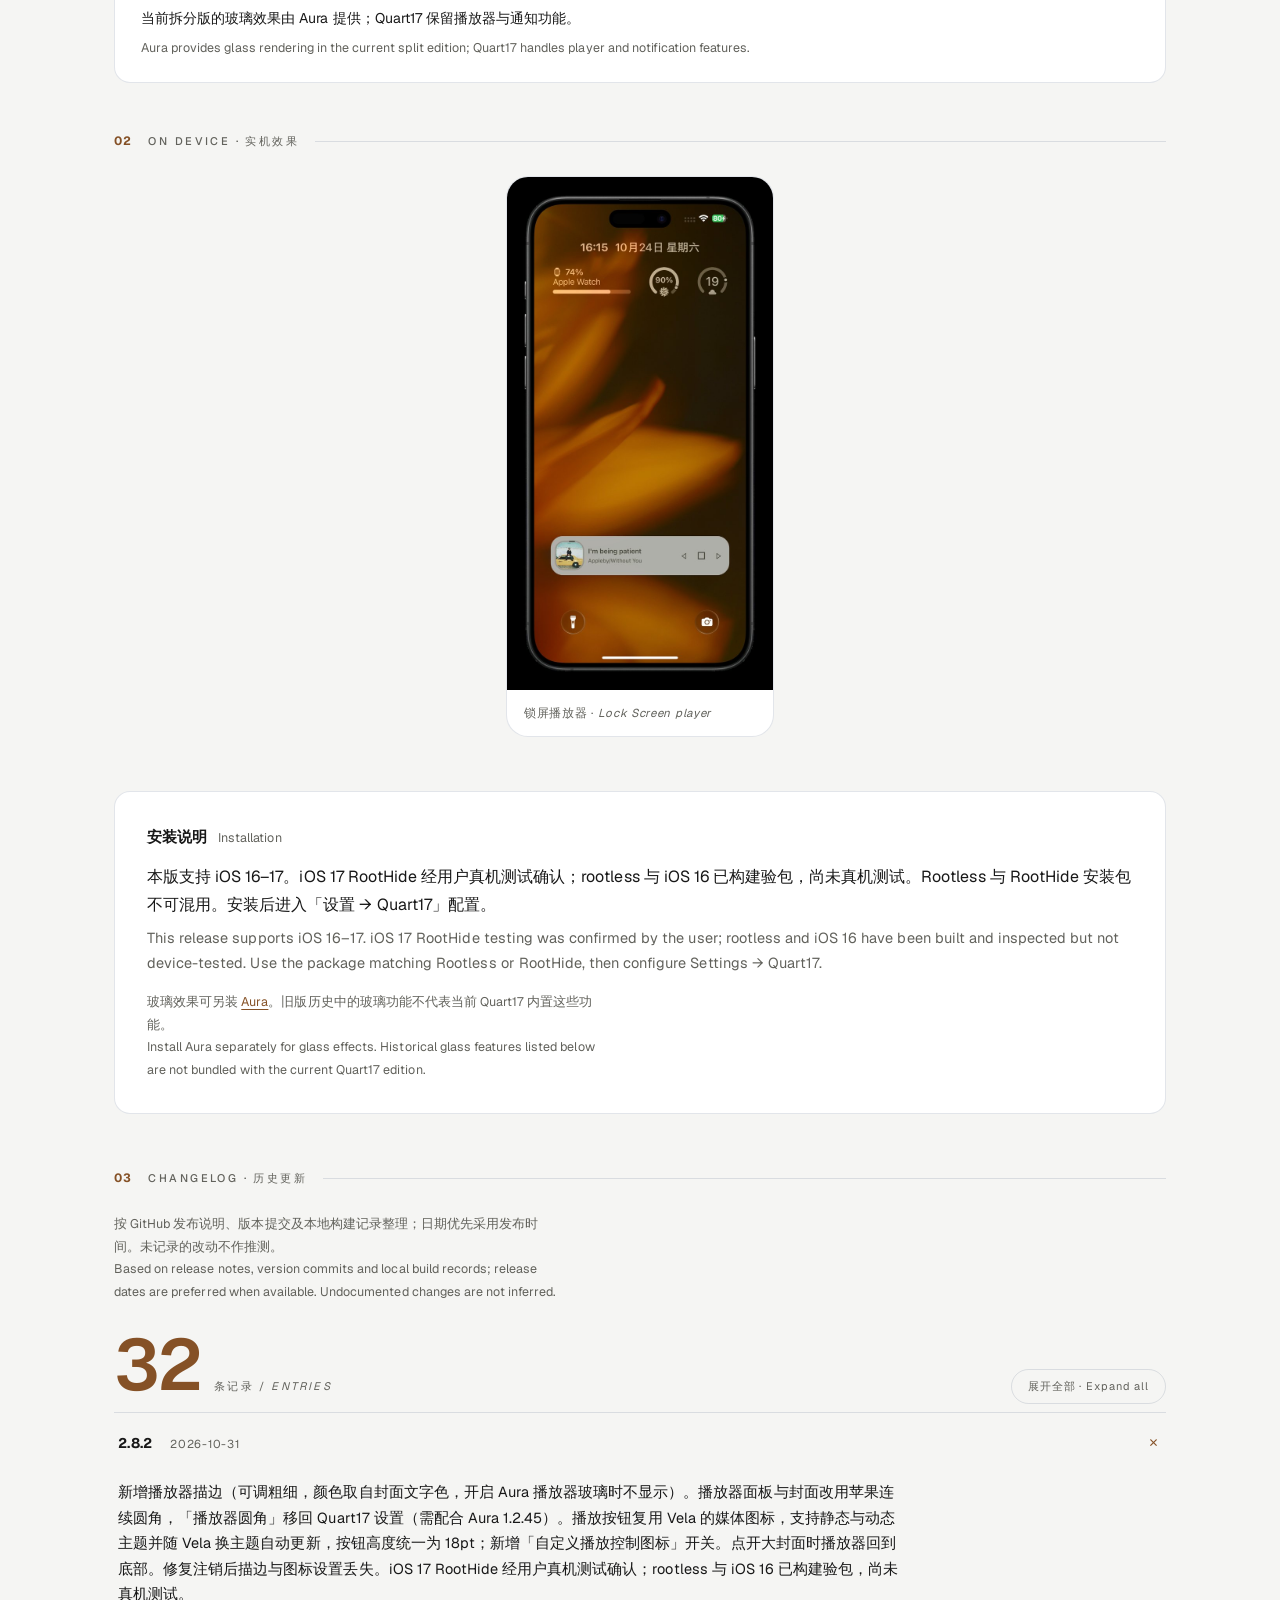
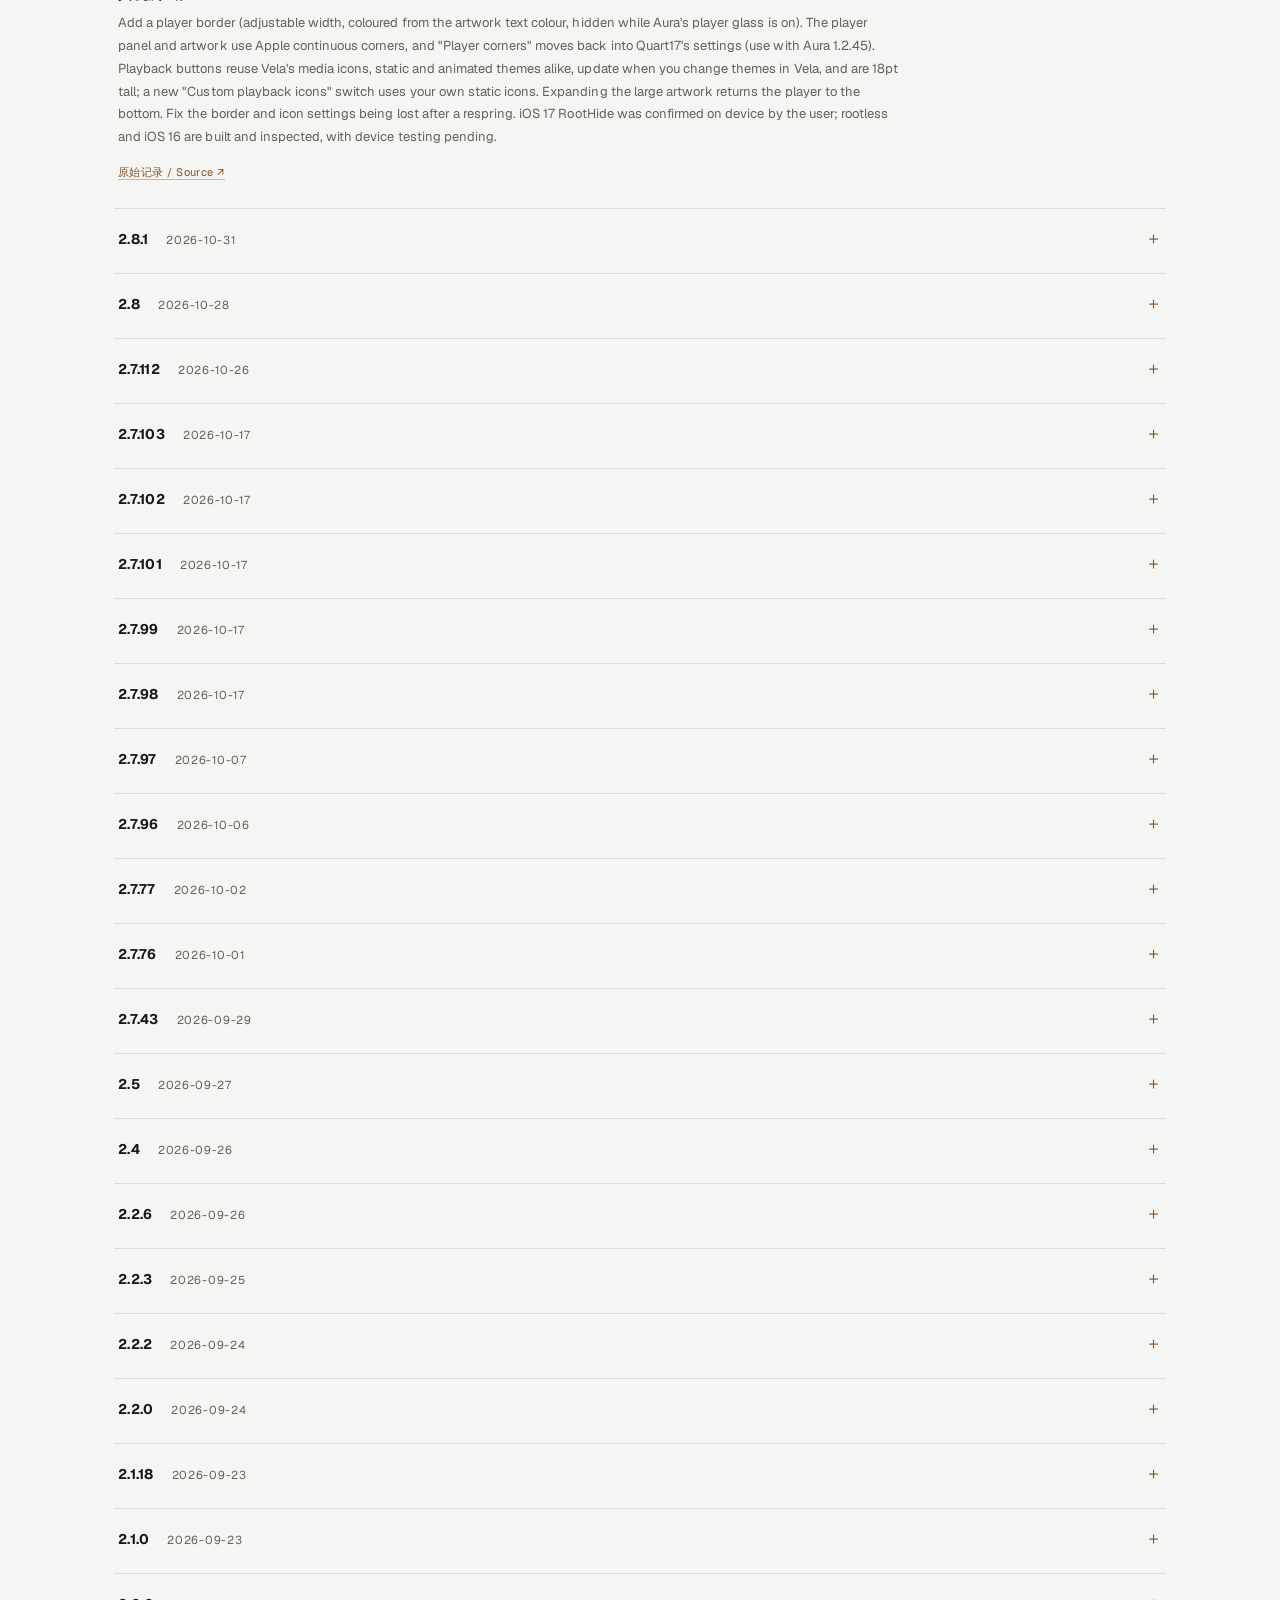
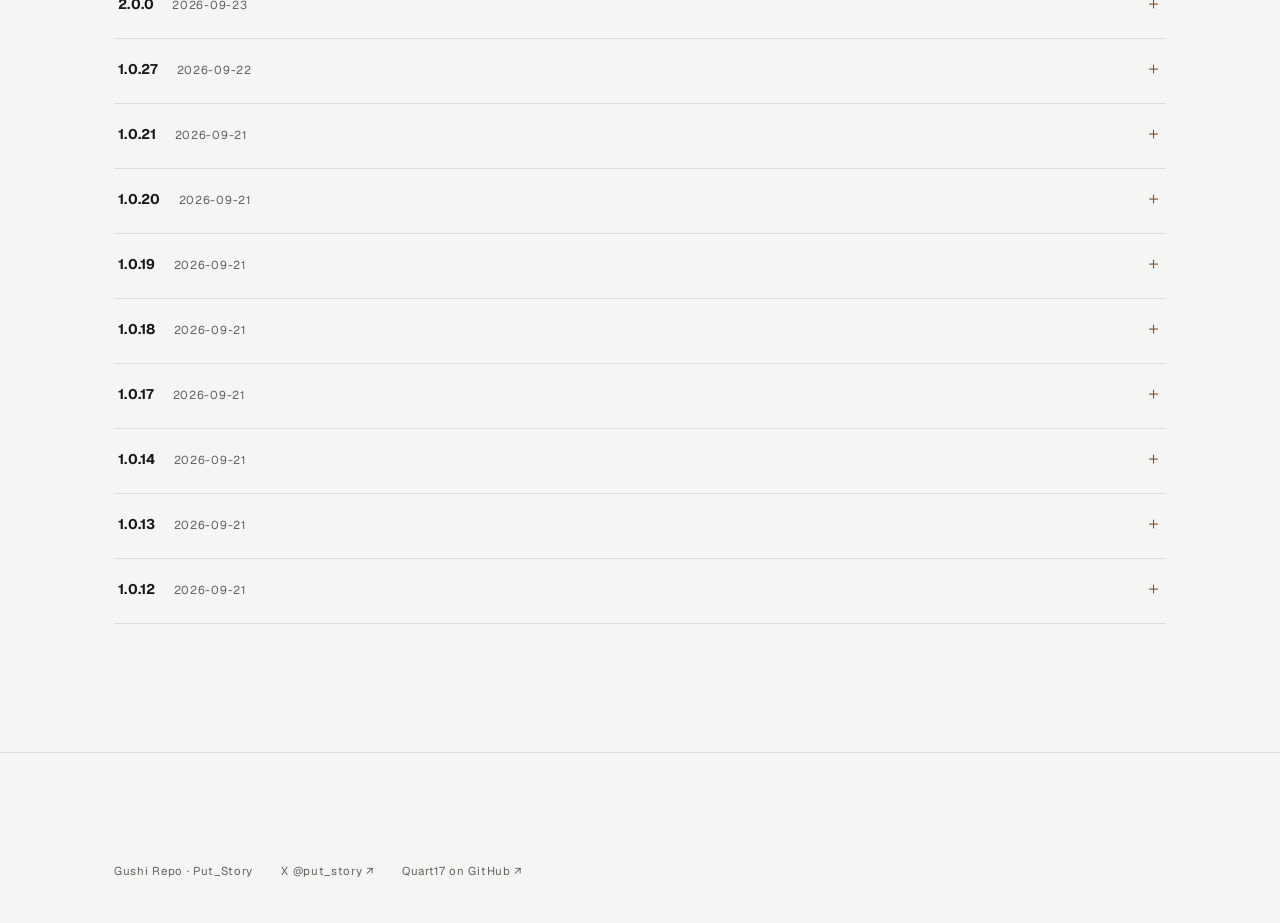
<file: docs/depictions/quart17/index.html>
<!doctype html>
<html lang="zh-CN"><head><meta charset="utf-8"><meta name="viewport" content="width=device-width,initial-scale=1">
<meta name="color-scheme" content="dark light"><meta name="theme-color" media="(prefers-color-scheme: dark)" content="#000000"><meta name="theme-color" media="(prefers-color-scheme: light)" content="#f5f5f3"><meta name="description" content="Gushi Repo · Jailbreak tweaks for iOS · 中文 / English">
<meta property="og:type" content="website"><meta property="og:title" content="Quart17 · 介绍与历史更新 / Features &amp; Changelog"><meta property="og:description" content="Gushi Repo · Jailbreak tweaks for iOS"><meta property="og:url" content="https://gu3hi.github.io/repo/depictions/quart17/"><meta property="og:image" content="https://gu3hi.github.io/repo/CydiaIcon.png"><meta name="twitter:card" content="summary">
<title>Quart17 · 介绍与历史更新 / Features &amp; Changelog</title><link rel="icon" href="../../CydiaIcon.png"><link rel="stylesheet" href="../../assets/style.css?v=20261030-refine"><script src="../../assets/site.js?v=20261026" defer></script><script type="module" src="../../assets/downloads.mjs?v=20261026"></script></head>
<body class="detail-page"><a class="skip-link" href="#main">跳至内容 · Skip to content</a><header class="top" id="top"><div class="bar"><a class="brand" href="../../" aria-label="Gushi Repo 首页"><img src="../../CydiaIcon.png" width="34" height="34" alt=""><span>Gushi<b>Repo</b></span></a><nav aria-label="主导航"><a class="navlink social" href="https://x.com/put_story" target="_blank" rel="noopener">X ↗</a><a class="navlink" href="https://github.com/Gu3hi/repo" target="_blank" rel="noopener">GitHub ↗</a></nav></div></header>
<main id="main">
<section class="dhero">
<a class="back" href="../../">← Gushi Repo</a>
<div class="titleline reveal"><img class="appicon" src="../../assets/quart17.png" width="104" height="104" alt="Quart17 图标"><div><p class="eyebrow">LOCK SCREEN, REIMAGINED</p><h1>Quart17</h1><div class="tags"><span>2.8.2</span><span>Put_Story</span><span>iOS 16–17</span></div></div></div>
<div class="lede reveal" style="--d:.08s"><p>Quart17 在 iOS 17 上实现 iOS 27 的小时间样式，并为越狱设备提供可定制的锁屏音乐播放器、专辑封面、通知排版与缩放，以及下拉清理手势。</p><p class="en" lang="en">Quart17 brings the iOS 27-style compact Lock Screen clock to iOS 17, alongside a customizable music player, album artwork, notification layouts and scaling, and pull-to-clear gestures for jailbroken devices.</p></div>
<div class="reveal" style="--d:.14s"><div class="actions"><a class="button primary" href="sileo://source/https://gu3hi.github.io/repo/"><span class="bl">在 Sileo 中添加<i lang="en">Add to Sileo</i></span><span class="arr">→</span></a><a class="button ghost" href="https://github.com/Gu3hi/repo/releases/download/packages/com.gushi.quart17_2.8.2_iphoneos-arm64.deb"><span class="bl">Rootless · 2.8.2<i lang="en">Download</i></span><span class="arr">↓</span></a><a class="button ghost" href="https://github.com/Gu3hi/repo/releases/download/packages/com.gushi.quart17_2.8.2_iphoneos-arm64e.deb"><span class="bl">RootHide · 2.8.2<i lang="en">Download</i></span><span class="arr">↓</span></a></div></div><details class="download-stats"><summary><span class="download-summary">下载次数 / Downloads <strong><span data-download-files="com.gushi.quart17_2.7.103_iphoneos-arm64.deb com.gushi.quart17_2.7.103_iphoneos-arm64e.deb com.gushi.quart17_2.7.112_iphoneos-arm64.deb com.gushi.quart17_2.7.112_iphoneos-arm64e.deb com.gushi.quart17_2.8.1_iphoneos-arm64.deb com.gushi.quart17_2.8.1_iphoneos-arm64e.deb com.gushi.quart17_2.8.2_iphoneos-arm64.deb com.gushi.quart17_2.8.2_iphoneos-arm64e.deb com.gushi.quart17_2.8_iphoneos-arm64.deb com.gushi.quart17_2.8_iphoneos-arm64e.deb" aria-label="正在读取下载次数 / Loading download count">—</span></strong></span><span>按版本查看 / By version ＋</span></summary><dl><div><dt>2.7.103 · Rootless</dt><dd><span data-download-files="com.gushi.quart17_2.7.103_iphoneos-arm64.deb" aria-label="正在读取下载次数 / Loading download count">—</span></dd></div><div><dt>2.7.103 · RootHide</dt><dd><span data-download-files="com.gushi.quart17_2.7.103_iphoneos-arm64e.deb" aria-label="正在读取下载次数 / Loading download count">—</span></dd></div><div><dt>2.7.112 · Rootless</dt><dd><span data-download-files="com.gushi.quart17_2.7.112_iphoneos-arm64.deb" aria-label="正在读取下载次数 / Loading download count">—</span></dd></div><div><dt>2.7.112 · RootHide</dt><dd><span data-download-files="com.gushi.quart17_2.7.112_iphoneos-arm64e.deb" aria-label="正在读取下载次数 / Loading download count">—</span></dd></div><div><dt>2.8.1 · Rootless</dt><dd><span data-download-files="com.gushi.quart17_2.8.1_iphoneos-arm64.deb" aria-label="正在读取下载次数 / Loading download count">—</span></dd></div><div><dt>2.8.1 · RootHide</dt><dd><span data-download-files="com.gushi.quart17_2.8.1_iphoneos-arm64e.deb" aria-label="正在读取下载次数 / Loading download count">—</span></dd></div><div><dt>2.8.2 · Rootless</dt><dd><span data-download-files="com.gushi.quart17_2.8.2_iphoneos-arm64.deb" aria-label="正在读取下载次数 / Loading download count">—</span></dd></div><div><dt>2.8.2 · RootHide</dt><dd><span data-download-files="com.gushi.quart17_2.8.2_iphoneos-arm64e.deb" aria-label="正在读取下载次数 / Loading download count">—</span></dd></div><div><dt>2.8 · Rootless</dt><dd><span data-download-files="com.gushi.quart17_2.8_iphoneos-arm64.deb" aria-label="正在读取下载次数 / Loading download count">—</span></dd></div><div><dt>2.8 · RootHide</dt><dd><span data-download-files="com.gushi.quart17_2.8_iphoneos-arm64e.deb" aria-label="正在读取下载次数 / Loading download count">—</span></dd></div></dl><p>自 2026 年 10 月 26 日启用，包含网页和刷新源后通过 Sileo 的 Release 下载；重复下载与校验下载也会累计，不代表安装成功或独立用户。</p><p lang="en">Counting Release downloads since October 26, 2026, including this website and Sileo after refreshing the source. Repeat and verification downloads count too. These are not successful installs or unique users.</p><p class="download-updated" data-download-updated>正在读取更新时间 / Loading update time</p><noscript><p>启用 JavaScript 可读取统计。Enable JavaScript to load counts.</p></noscript></details>
<nav class="section-nav" aria-label="详情导航"><a href="#features">功能 / Features</a><a href="#screenshots">实机效果 / Gallery</a><a href="#changelog">更新记录 / Changelog</a></nav>
</section>
<section id="features"><div class="seclabel reveal"><b>01</b><span>FEATURES · 功能</span></div><div class="grid"><article class="reveal" style="--d:0.00s"><em class="fnum">01</em><h3>iOS 27 小时间<i lang="en">iOS 27-style compact clock</i></h3><p>在 iOS 17 上实现 iOS 27 的锁屏小时间样式。</p><p class="en" lang="en">Bring the iOS 27-style compact Lock Screen clock to iOS 17.</p></article><article class="reveal" style="--d:0.06s"><em class="fnum">02</em><h3>锁屏音乐播放器<i lang="en">Lock Screen player</i></h3><p>播放控制、封面位置与缩放，支持封面进度交互。</p><p class="en" lang="en">Playback controls, artwork positioning and scaling, with artwork-based seeking.</p></article><article class="reveal" style="--d:0.12s"><em class="fnum">03</em><h3>通知排版与缩放<i lang="en">Notification layout</i></h3><p>调整通知卡片尺寸，让锁屏列表更清晰。</p><p class="en" lang="en">Adjust notification card sizes for a cleaner Lock Screen list.</p></article><article class="reveal" style="--d:0.18s"><em class="fnum">04</em><h3>通知从顶部开始<i lang="en">Notifications from the top</i></h3><p>展开的通知列表与音乐播放器从时间和小组件下方开始，可上下滑动；叠放与下滑收起保持系统原生方式。</p><p class="en" lang="en">The expanded list and the music player start right below the clock and widgets and scroll from there; the folded stack and swipe-to-hide stay native.</p></article><article class="reveal" style="--d:0.24s"><em class="fnum">05</em><h3>播放器外观<i lang="en">Player styling</i></h3><p>可调描边与苹果连续圆角；播放按钮跟随 Vela 主题图标（含动态图标），也可换成自定义静态图标。</p><p class="en" lang="en">An adjustable border and Apple continuous corners; playback buttons follow your Vela theme icons, animated ones included, or use your own static icons.</p></article><article class="reveal" style="--d:0.30s"><em class="fnum">06</em><h3>下拉清理手势<i lang="en">Pull to clear</i></h3><p>通过手势清理通知，并在设置中调整选项。</p><p class="en" lang="en">Clear notifications with a gesture and customize behavior in Settings.</p></article><article class="reveal" style="--d:0.36s"><em class="fnum">07</em><h3>配合 Aura<i lang="en">Works with Aura</i></h3><p>当前拆分版的玻璃效果由 Aura 提供；Quart17 保留播放器与通知功能。</p><p class="en" lang="en">Aura provides glass rendering in the current split edition; Quart17 handles player and notification features.</p></article></div></section>
<section id="screenshots"><div class="seclabel reveal"><b>02</b><span>ON DEVICE · 实机效果</span></div><div class="shots reveal" style="--d:.06s"><figure><img src="../../assets/quart17-lock-1.jpg" width="680" height="1311" alt="Quart17 锁屏播放器实机效果" loading="lazy" decoding="async"><figcaption>锁屏播放器 · <i lang="en">Lock Screen player</i></figcaption></figure></div></section>
<section class="note install reveal"><h3>安装说明 <i lang="en">Installation</i></h3><p>本版支持 iOS 16–17。iOS 17 RootHide 经用户真机测试确认；rootless 与 iOS 16 已构建验包，尚未真机测试。Rootless 与 RootHide 安装包不可混用。安装后进入「设置 → Quart17」配置。</p><p class="en" lang="en">This release supports iOS 16–17. iOS 17 RootHide testing was confirmed by the user; rootless and iOS 16 have been built and inspected but not device-tested. Use the package matching Rootless or RootHide, then configure Settings → Quart17.</p><p class="hint">玻璃效果可另装 <a href="https://github.com/Gu3hi/Aura-Releases/releases" target="_blank" rel="noopener">Aura</a>。旧版历史中的玻璃功能不代表当前 Quart17 内置这些功能。<br><span lang="en">Install Aura separately for glass effects. Historical glass features listed below are not bundled with the current Quart17 edition.</span></p></section>
<section id="changelog"><div class="seclabel reveal"><b>03</b><span>CHANGELOG · 历史更新</span></div>
<p class="hint reveal" style="--d:.06s">按 GitHub 发布说明、版本提交及本地构建记录整理；日期优先采用发布时间。未记录的改动不作推测。<br><span lang="en">Based on release notes, version commits and local build records; release dates are preferred when available. Undocumented changes are not inferred.</span></p>
<div class="count reveal" style="--d:.1s"><b>32</b><span>条记录 / <i lang="en">entries</i></span><button class="toggleall" type="button" aria-expanded="false">展开全部 · Expand all</button></div>
<details open><summary><b>2.8.2</b><time>2026-10-31</time><i class="chev" aria-hidden="true">＋</i></summary><div class="acc"><div class="entry"><p>新增播放器描边（可调粗细，颜色取自封面文字色，开启 Aura 播放器玻璃时不显示）。播放器面板与封面改用苹果连续圆角，「播放器圆角」移回 Quart17 设置（需配合 Aura 1.2.45）。播放按钮复用 Vela 的媒体图标，支持静态与动态主题并随 Vela 换主题自动更新，按钮高度统一为 18pt；新增「自定义播放控制图标」开关。点开大封面时播放器回到底部。修复注销后描边与图标设置丢失。iOS 17 RootHide 经用户真机测试确认；rootless 与 iOS 16 已构建验包，尚未真机测试。</p><p class="en" lang="en">Add a player border (adjustable width, coloured from the artwork text colour, hidden while Aura&#x27;s player glass is on). The player panel and artwork use Apple continuous corners, and &quot;Player corners&quot; moves back into Quart17&#x27;s settings (use with Aura 1.2.45). Playback buttons reuse Vela&#x27;s media icons, static and animated themes alike, update when you change themes in Vela, and are 18pt tall; a new &quot;Custom playback icons&quot; switch uses your own static icons. Expanding the large artwork returns the player to the bottom. Fix the border and icon settings being lost after a respring. iOS 17 RootHide was confirmed on device by the user; rootless and iOS 16 are built and inspected, with device testing pending.</p><div class="source"><a href="https://github.com/Gu3hi/Quart17/releases/tag/v2.8.2">原始记录 / Source ↗</a></div></div></div></details><details ><summary><b>2.8.1</b><time>2026-10-31</time><i class="chev" aria-hidden="true">＋</i></summary><div class="acc"><div class="entry"><p>新增「通知从顶部开始」：展开的通知列表与音乐播放器从时间和小组件下方开始，上滑时时间与小组件随列表平滑推走，叠放与下滑收起保持系统原生方式。恢复 iOS 16 支持（iOS 16 上播放器由 SpringBoard 绘制）。修复原生播放器背景偶尔透出及全天候显示屏下的背景、小时间滚动后小组件偏低、设置跨进程同步时序与通知计数不更新。iOS 17 RootHide 经用户真机测试确认；rootless 与 iOS 16 已构建验包，尚未真机测试。</p><p class="en" lang="en">Add &quot;Start notifications at top&quot;: the expanded list and the music player start below the clock and widgets, scrolling pushes the clock and widgets away smoothly, and the folded stack and swipe-to-hide stay native. Restore iOS 16 support (SpringBoard draws the player there). Fix the native player background showing through (including on the Always-On Display), the small clock leaving widgets too low after scrolling, a cross-process settings race and a stale notification count. iOS 17 RootHide was confirmed on device by the user; rootless and iOS 16 are built and inspected, with device testing pending.</p><div class="source"><a href="https://github.com/Gu3hi/Quart17/releases/tag/v2.8.1">原始记录 / Source ↗</a></div></div></div></details><details ><summary><b>2.8</b><time>2026-10-28</time><i class="chev" aria-hidden="true">＋</i></summary><div class="acc"><div class="entry"><p>调整锁屏紧凑播放器的居中布局，并移除媒体宿主背景识别中的固定尺寸限制。RootHide 与 Rootless 均尚待真机验证。</p><p class="en" lang="en">Center the compact lock-screen player and remove fixed size limits from media host background detection. Device validation remains pending for RootHide and Rootless.</p><div class="source"><a href="https://github.com/Gu3hi/Quart17/commit/7dc2074">原始记录 / Source ↗</a></div></div></div></details><details ><summary><b>2.7.112</b><time>2026-10-26</time><i class="chev" aria-hidden="true">＋</i></summary><div class="acc"><div class="entry"><p>紧凑播放器迁移到 MediaRemoteUI 通知列表场景，修复媒体宿主识别、原生进度拖动、三种进度样式及播放器开关与圆角的跨进程同步；关闭通知样式后恢复原生通知大小并隐藏计数。RootHide 经用户真机测试确认；rootless 已独立构建验包，尚未真机测试。本版最低系统为 iOS 17。</p><p class="en" lang="en">Move the compact player into MediaRemoteUI&#x27;s notification list scene; fix media-host identification, native seeking, three progress styles, and cross-process player switches and corners. Disabling notification styling restores native sizes and hides counts. RootHide testing was confirmed by the user; rootless is independently built and inspected, with device testing pending. This release requires iOS 17.</p><div class="source"><a href="https://github.com/Gu3hi/Quart17/releases/tag/v2.7.112">原始记录 / Source ↗</a></div></div></div></details><details ><summary><b>2.7.103</b><time>2026-10-17</time><i class="chev" aria-hidden="true">＋</i></summary><div class="acc"><div class="entry"><p>iOS 16 播放器识别兼容调整：有明确媒体视图时直接识别；仅在 iOS 17 及以上的纯场景宿主路径检查 Now Playing 会话。依据本地 2.7.103 源码差异整理，未找到独立 GitHub 发布说明。</p><p class="en" lang="en">Adjust player detection for iOS 16: accept explicit media views directly, and check the Now Playing session only for scene-host-only content on iOS 17 and later. Summarized from the local 2.7.103 source diff; no separate GitHub release notes were found.</p><div class="source"><span>本地版本记录 / Local version record</span></div></div></div></details><details ><summary><b>2.7.102</b><time>2026-10-17</time><i class="chev" aria-hidden="true">＋</i></summary><div class="acc"><div class="entry"><p>创建播放器前检查 Now Playing 会话，无媒体会话时保留系统样式，进一步处理落单实时活动误判。</p><p class="en" lang="en">Check for a Now Playing session before creating the player; retain the native view when no media session exists.</p><div class="source"><a href="https://github.com/Gu3hi/Quart17/releases/tag/v2.7.102">原始记录 / Source ↗</a></div></div></div></details><details ><summary><b>2.7.101</b><time>2026-10-17</time><i class="chev" aria-hidden="true">＋</i></summary><div class="acc"><div class="entry"><p>播放器容器检查的中间修复版本。后续 2.7.102 发布说明指出，该检查未覆盖无音乐场景。</p><p class="en" lang="en">Intermediate player-container detection fix. The 2.7.102 release notes state that this check did not cover the no-music case.</p><div class="source"><a href="https://github.com/Gu3hi/Quart17/releases/tag/v2.7.102">原始记录 / Source ↗</a></div></div></div></details><details ><summary><b>2.7.99</b><time>2026-10-17</time><i class="chev" aria-hidden="true">＋</i></summary><div class="acc"><div class="entry"><p>修正锁屏音乐播放器识别，并限制顶部卡片创建播放器，减少实时活动误判。</p><p class="en" lang="en">Restore lock-screen player detection and restrict player creation to the topmost platter to reduce Live Activity false positives.</p><div class="source"><a href="https://github.com/Gu3hi/Quart17/releases/tag/v2.7.99">原始记录 / Source ↗</a></div></div></div></details><details ><summary><b>2.7.98</b><time>2026-10-17</time><i class="chev" aria-hidden="true">＋</i></summary><div class="acc"><div class="entry"><p>保留了双架构安装包，但未找到独立更新说明；不推测此版本的具体改动。日期取本地安装包记录。</p><p class="en" lang="en">Both package architectures are retained, but no standalone changelog was found. Specific changes are unverified; the date comes from the local package record.</p><div class="source"><span>本地版本记录 / Local version record</span></div></div></div></details><details ><summary><b>2.7.97</b><time>2026-10-07</time><i class="chev" aria-hidden="true">＋</i></summary><div class="acc"><div class="entry"><p>收紧播放器识别，要求明确媒体视图标志；识别失效时移除旧播放器并恢复原卡片。</p><p class="en" lang="en">Require explicit media-view indicators; remove stale player overlays and restore the original card when detection fails.</p><div class="source"><a href="https://github.com/Gu3hi/Quart17/releases/tag/v2.7.97">原始记录 / Source ↗</a></div></div></div></details><details ><summary><b>2.7.96</b><time>2026-10-06</time><i class="chev" aria-hidden="true">＋</i></summary><div class="acc"><div class="entry"><p>发布拆分版，保留播放器、通知排版、缩放和清理手势；玻璃效果迁移至 Aura，刷新设置页。</p><p class="en" lang="en">Ship the split edition with player, notification layout, scaling and clearing gestures; move glass effects to Aura and refresh preferences.</p><div class="source"><a href="https://github.com/Gu3hi/Quart17/releases/tag/v2.7.96">原始记录 / Source ↗</a></div></div></div></details><details ><summary><b>2.7.77</b><time>2026-10-02</time><i class="chev" aria-hidden="true">＋</i></summary><div class="acc"><div class="entry"><p>重做拆分版设置页；修复通知堆叠遍历风险，增加设置数组边界检查和版本号显示。</p><p class="en" lang="en">Redesign split-edition preferences, guard notification-stack traversal and settings array bounds, and show the version number.</p><div class="source"><a href="https://github.com/Gu3hi/Quart17/releases/tag/v2.7.77">原始记录 / Source ↗</a></div></div></div></details><details ><summary><b>2.7.76</b><time>2026-10-01</time><i class="chev" aria-hidden="true">＋</i></summary><div class="acc"><div class="entry"><p>替换为拆分版源码；大封面位置设置在 respring 后恢复，玻璃渲染交由 Aura。</p><p class="en" lang="en">Switch to split-edition sources, restore saved artwork positioning after respring, and delegate glass rendering to Aura.</p><div class="source"><a href="https://github.com/Gu3hi/Quart17/releases/tag/v2.7.76">原始记录 / Source ↗</a></div></div></div></details><details ><summary><b>2.7.43</b><time>2026-09-29</time><i class="chev" aria-hidden="true">＋</i></summary><div class="acc"><div class="entry"><p>当时引入双模块拆分、弹窗与控制中心独立玻璃，并修复锁屏按钮。玻璃功能后续已迁移至 Aura。</p><p class="en" lang="en">Introduce the historical dual-module split, separate popup and Control Center glass, and fix lock-screen buttons. Glass later moved to Aura.</p><div class="source"><a href="https://github.com/Gu3hi/Quart17/commit/4334cc47047ef5edfe47a53cd61bb29a416479f4">原始记录 / Source ↗</a></div></div></div></details><details ><summary><b>2.5</b><time>2026-09-27</time><i class="chev" aria-hidden="true">＋</i></summary><div class="acc"><div class="entry"><p>加入大封面位移、正方形裁剪和 Rootless 通用二进制，修正通知计数及模型处理。</p><p class="en" lang="en">Add artwork positioning, square cropping and a rootless universal binary; fix notification counts and model handling.</p><div class="source"><a href="https://github.com/Gu3hi/Quart17/commit/e3727ec3a256139ef3554338c3dff2f69d4c9dcd">原始记录 / Source ↗</a></div></div></div></details><details ><summary><b>2.4</b><time>2026-09-26</time><i class="chev" aria-hidden="true">＋</i></summary><div class="acc"><div class="entry"><p>改善通知文字可读性，重组设置，并优化通知计数角标。</p><p class="en" lang="en">Improve notification readability, reorganize settings and refine the count badge.</p><div class="source"><a href="https://github.com/Gu3hi/Quart17/commit/69513a98797d8ddd957f974332fbdad5b0da3140">原始记录 / Source ↗</a></div></div></div></details><details ><summary><b>2.2.6</b><time>2026-09-26</time><i class="chev" aria-hidden="true">＋</i></summary><div class="acc"><div class="entry"><p>加入基于通知模型的计数角标，并调整折叠与清理按钮样式。</p><p class="en" lang="en">Add model-based notification count badges and restyle fold and clear buttons.</p><div class="source"><a href="https://github.com/Gu3hi/Quart17/commit/df03970809690ef0ba7d7880885c921dc570e04c">原始记录 / Source ↗</a></div></div></div></details><details ><summary><b>2.2.3</b><time>2026-09-25</time><i class="chev" aria-hidden="true">＋</i></summary><div class="acc"><div class="entry"><p>修复展开专辑封面时播放器回退为系统样式的问题。</p><p class="en" lang="en">Fix the player reverting to native appearance while album artwork is expanded.</p><div class="source"><a href="https://github.com/Gu3hi/Quart17/commit/a36cb31b580d5211e9e29bbe1fba93bc06ce955c">原始记录 / Source ↗</a></div></div></div></details><details ><summary><b>2.2.2</b><time>2026-09-24</time><i class="chev" aria-hidden="true">＋</i></summary><div class="acc"><div class="entry"><p>改善展开播放器时的可读性。</p><p class="en" lang="en">Improve readability in the expanded player.</p><div class="source"><a href="https://github.com/Gu3hi/Quart17/commit/3b284f8da5508e4f3ed3621bf9ed0a2d60764dbd">原始记录 / Source ↗</a></div></div></div></details><details ><summary><b>2.2.0</b><time>2026-09-24</time><i class="chev" aria-hidden="true">＋</i></summary><div class="acc"><div class="entry"><p>加入展开专辑封面的控制选项。</p><p class="en" lang="en">Add controls for expanded album artwork.</p><div class="source"><a href="https://github.com/Gu3hi/Quart17/commit/af991980ee2bfe7610cf6c557d66daf11224bb0e">原始记录 / Source ↗</a></div></div></div></details><details ><summary><b>2.1.18</b><time>2026-09-23</time><i class="chev" aria-hidden="true">＋</i></summary><div class="acc"><div class="entry"><p>当时加入玻璃效果实时预览；该玻璃功能现由 Aura 提供。</p><p class="en" lang="en">Add live glass preview in the historical edition; glass rendering is now provided by Aura.</p><div class="source"><a href="https://github.com/Gu3hi/Quart17/commit/fc1dda95b3a989b1aebb502b6c8a0e3e51539596">原始记录 / Source ↗</a></div></div></div></details><details ><summary><b>2.1.0</b><time>2026-09-23</time><i class="chev" aria-hidden="true">＋</i></summary><div class="acc"><div class="entry"><p>当时加入通知玻璃并优化手势；玻璃功能后续迁移至 Aura。</p><p class="en" lang="en">Introduce notification glass and refine gestures in the historical edition. Glass later moved to Aura.</p><div class="source"><a href="https://github.com/Gu3hi/Quart17/commit/782b665dd6642f01fabce6a10aef3e7865e39140">原始记录 / Source ↗</a></div></div></div></details><details ><summary><b>2.0.0</b><time>2026-09-23</time><i class="chev" aria-hidden="true">＋</i></summary><div class="acc"><div class="entry"><p>加入通知缩放，整理并细化设置选项。</p><p class="en" lang="en">Introduce notification scaling and refine preferences.</p><div class="source"><a href="https://github.com/Gu3hi/Quart17/commit/475fbeac1ce8718805313051adf6df4ed164a5ff">原始记录 / Source ↗</a></div></div></div></details><details ><summary><b>1.0.27</b><time>2026-09-22</time><i class="chev" aria-hidden="true">＋</i></summary><div class="acc"><div class="entry"><p>优化播放进度交互和控制按钮。</p><p class="en" lang="en">Polish playback seeking and control buttons.</p><div class="source"><a href="https://github.com/Gu3hi/Quart17/commit/efead23827e827c56fe59e28aa3fc8f82ad1a3cd">原始记录 / Source ↗</a></div></div></div></details><details ><summary><b>1.0.21</b><time>2026-09-21</time><i class="chev" aria-hidden="true">＋</i></summary><div class="acc"><div class="entry"><p>提升深色播放器对比度，支持在封面上横向拖动调节进度。</p><p class="en" lang="en">Improve dark-player contrast and support horizontal seeking on artwork.</p><div class="source"><a href="https://github.com/Gu3hi/Quart17/commit/5b0e31e476e10015f85cb277f1e9388e17f96c95">原始记录 / Source ↗</a></div></div></div></details><details ><summary><b>1.0.20</b><time>2026-09-21</time><i class="chev" aria-hidden="true">＋</i></summary><div class="acc"><div class="entry"><p>修复可替换按钮路径，加入同步圆角滑块。</p><p class="en" lang="en">Fix replaceable button paths and add a synchronized corner-radius slider.</p><div class="source"><a href="https://github.com/Gu3hi/Quart17/commit/c0ca696436b84726dcb389dcec03f5cfca6aa63e">原始记录 / Source ↗</a></div></div></div></details><details ><summary><b>1.0.19</b><time>2026-09-21</time><i class="chev" aria-hidden="true">＋</i></summary><div class="acc"><div class="entry"><p>支持拖动封面进度，简化通知设置。</p><p class="en" lang="en">Make artwork progress seekable and simplify notification settings.</p><div class="source"><a href="https://github.com/Gu3hi/Quart17/commit/c3986c8449d76e2f368d1d82de097591d55035e6">原始记录 / Source ↗</a></div></div></div></details><details ><summary><b>1.0.18</b><time>2026-09-21</time><i class="chev" aria-hidden="true">＋</i></summary><div class="acc"><div class="entry"><p>将进度样式选择改为内联分段控件。</p><p class="en" lang="en">Present progress styles as an inline segmented control.</p><div class="source"><a href="https://github.com/Gu3hi/Quart17/commit/d25aac74eea23949288ba1e016e5adb0127d22f2">原始记录 / Source ↗</a></div></div></div></details><details ><summary><b>1.0.17</b><time>2026-09-21</time><i class="chev" aria-hidden="true">＋</i></summary><div class="acc"><div class="entry"><p>加入互斥进度样式和可替换播放器控件。</p><p class="en" lang="en">Add mutually exclusive progress styles and replaceable player controls.</p><div class="source"><a href="https://github.com/Gu3hi/Quart17/commit/5baff03114361d36c2d25928465dbc16e3497f14">原始记录 / Source ↗</a></div></div></div></details><details ><summary><b>1.0.14</b><time>2026-09-21</time><i class="chev" aria-hidden="true">＋</i></summary><div class="acc"><div class="entry"><p>加入封面环形进度，更新播放控制图标。</p><p class="en" lang="en">Add a circular artwork progress ring and update playback symbols.</p><div class="source"><a href="https://github.com/Gu3hi/Quart17/commit/20828035511f9167e210bd51d93c7adb6fe4ec30">原始记录 / Source ↗</a></div></div></div></details><details ><summary><b>1.0.13</b><time>2026-09-21</time><i class="chev" aria-hidden="true">＋</i></summary><div class="acc"><div class="entry"><p>限制播放器替换范围为锁屏，并提供 Rootless 安装包。</p><p class="en" lang="en">Limit player replacement to the Lock Screen and add a rootless package.</p><div class="source"><a href="https://github.com/Gu3hi/Quart17/commit/71c8e8487446ae15279d5548571daeca4fe0cde6">原始记录 / Source ↗</a></div></div></div></details><details ><summary><b>1.0.12</b><time>2026-09-21</time><i class="chev" aria-hidden="true">＋</i></summary><div class="acc"><div class="entry"><p>发布面向 iOS 17 RootHide 的初始记录版本。</p><p class="en" lang="en">First recorded release for iOS 17 RootHide.</p><div class="source"><a href="https://github.com/Gu3hi/Quart17/commit/8cd5c05c70aa11ae53e63380c830a0b1c7f1f9db">原始记录 / Source ↗</a></div></div></div></details></section>
</main>
<footer class="foot"><div class="bigword" aria-hidden="true">GUSHI REPO</div><div class="footline"><span>Gushi Repo · Put_Story</span><a href="https://x.com/put_story" target="_blank" rel="noopener">X @put_story ↗</a><a href="https://github.com/Gu3hi/Quart17" target="_blank" rel="noopener">Quart17 on GitHub ↗</a></div></footer></body></html>
</file>
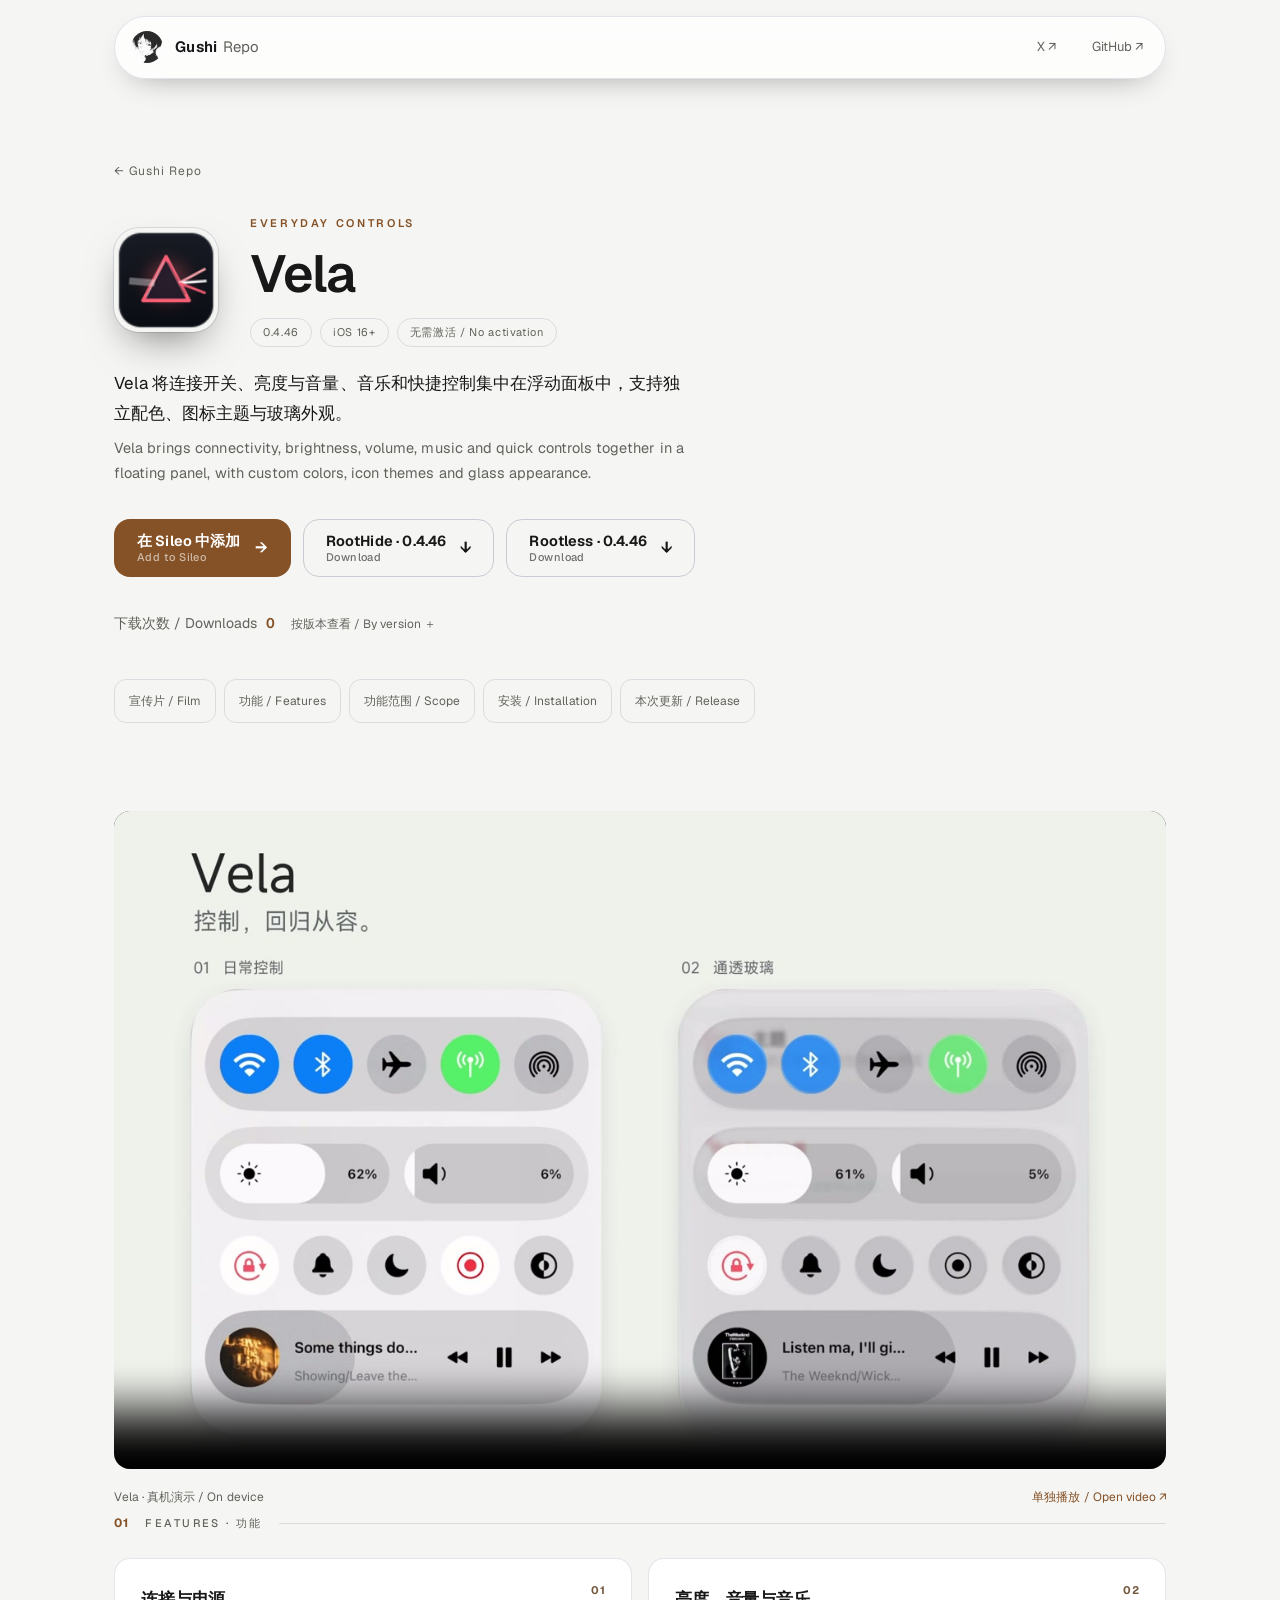
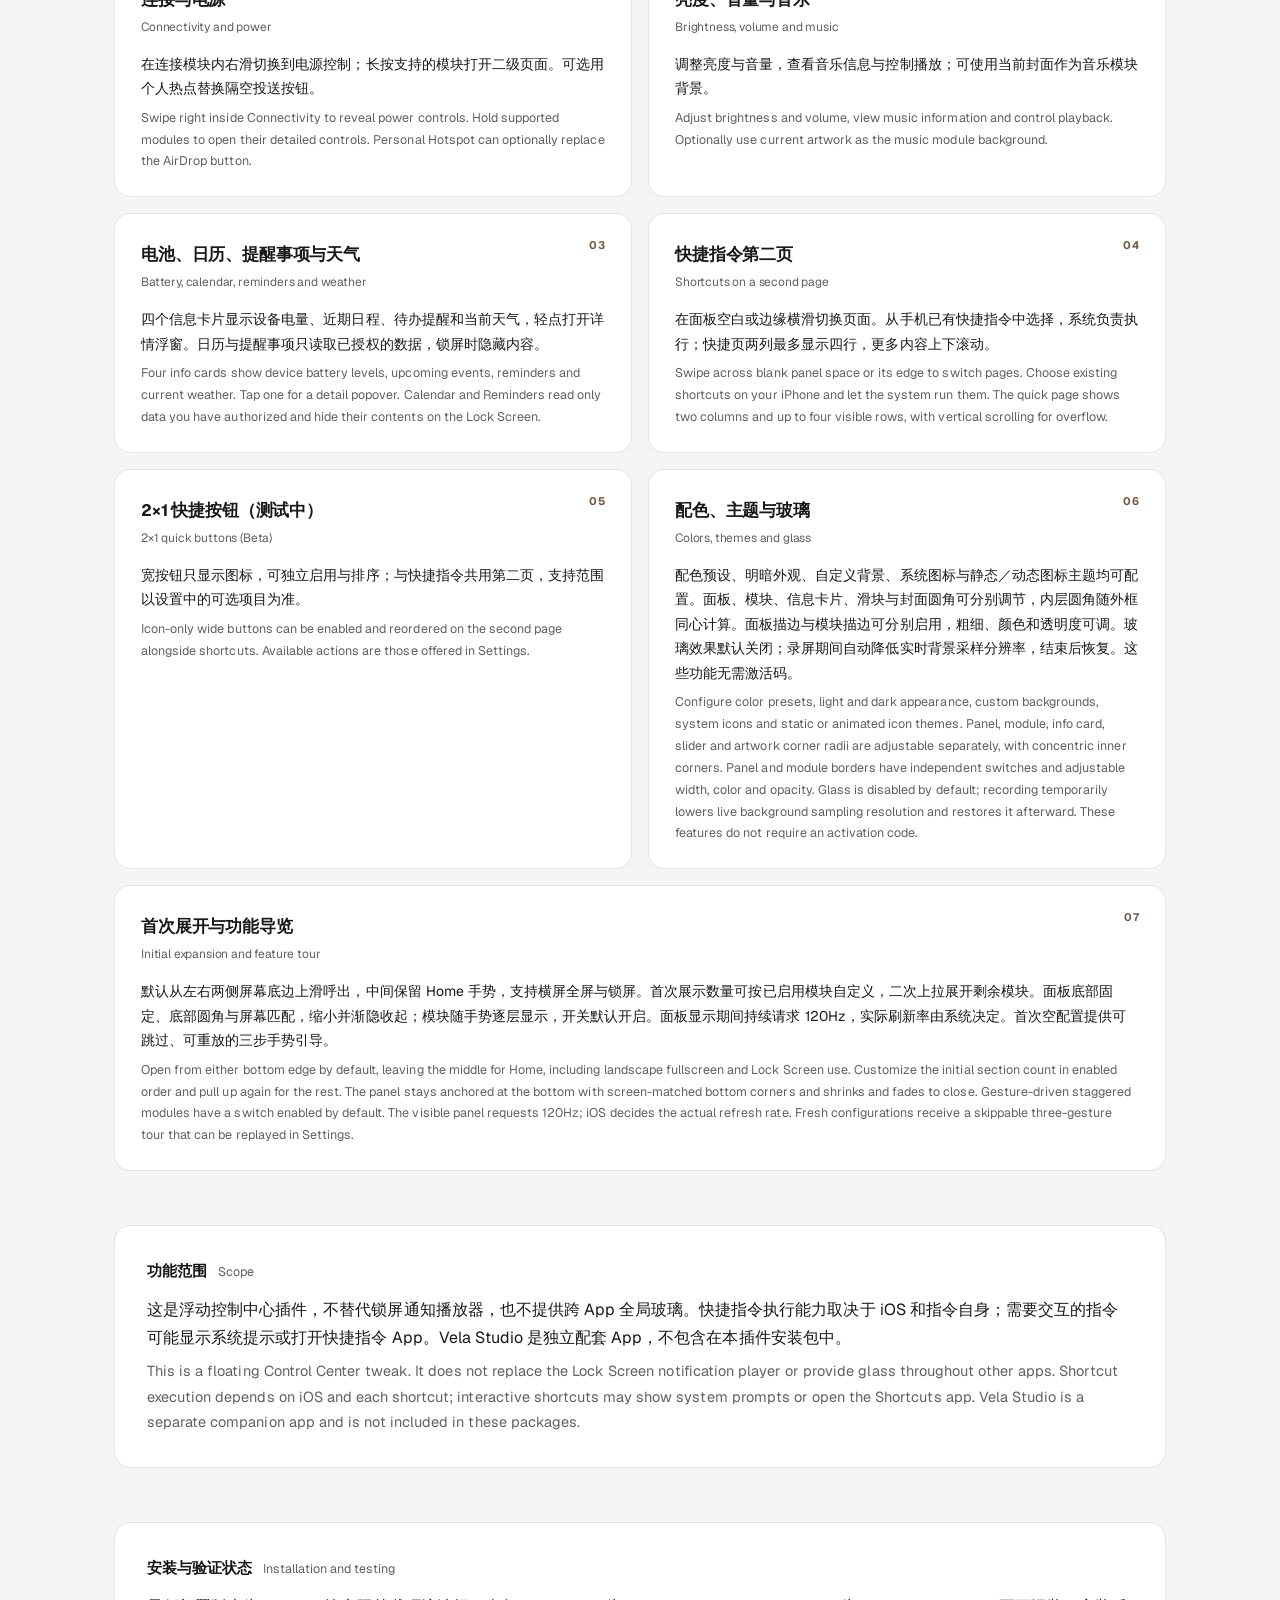
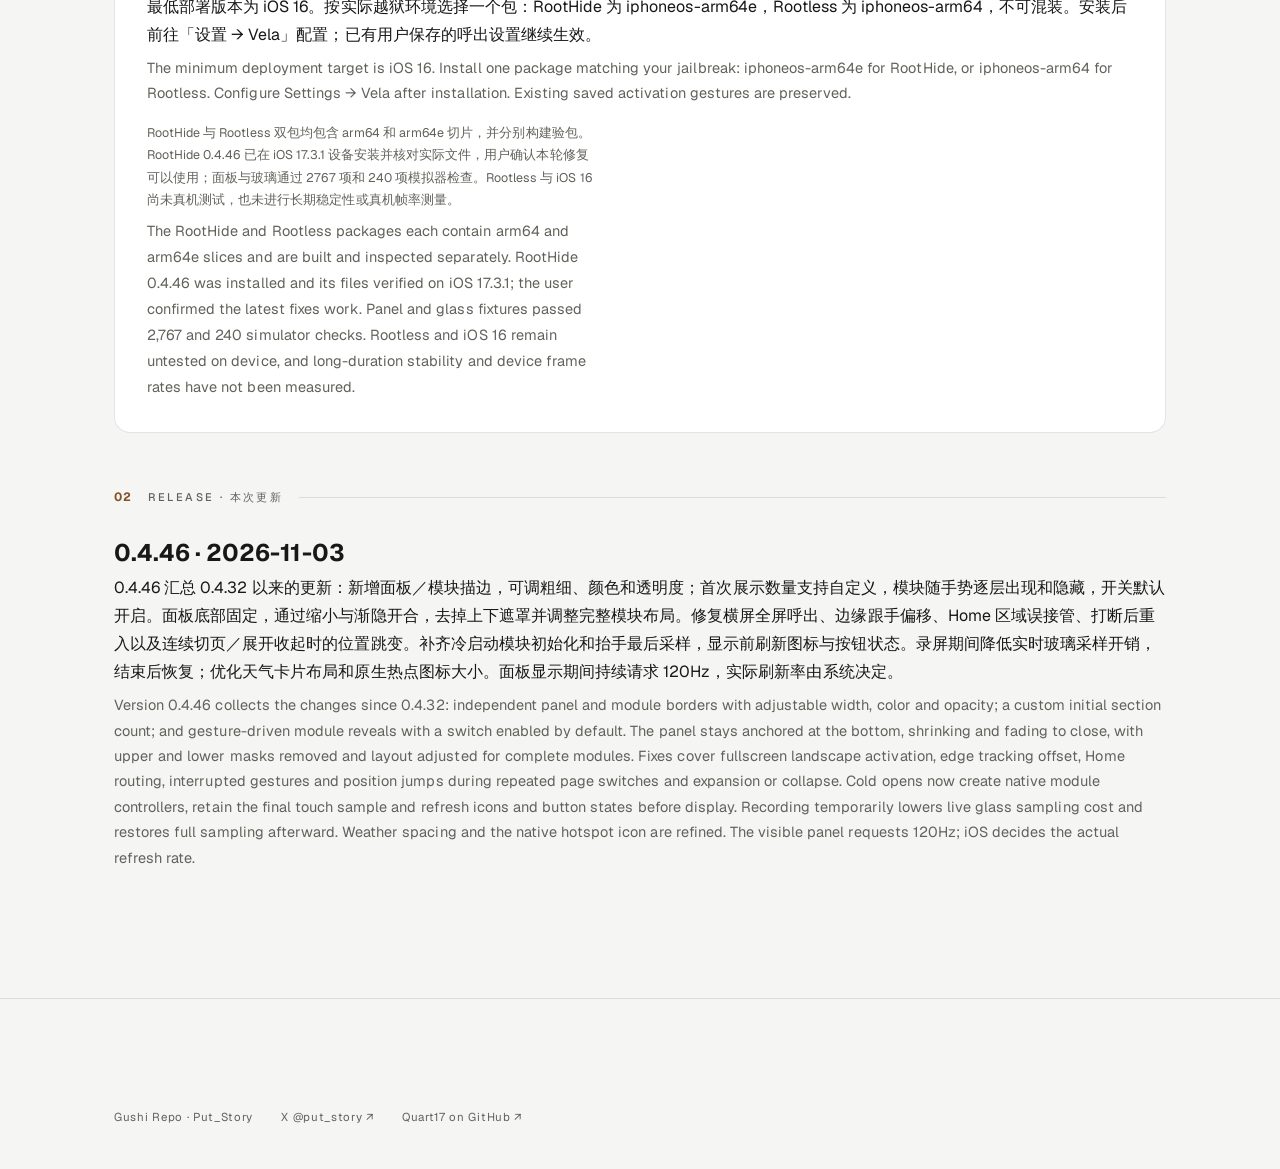
<file: docs/depictions/vela/index.html>
<!doctype html>
<html lang="zh-CN"><head><meta charset="utf-8"><meta name="viewport" content="width=device-width,initial-scale=1">
<meta name="color-scheme" content="dark light"><meta name="theme-color" media="(prefers-color-scheme: dark)" content="#000000"><meta name="theme-color" media="(prefers-color-scheme: light)" content="#f5f5f3"><meta name="description" content="Gushi Repo · Jailbreak tweaks for iOS · 中文 / English">
<meta property="og:type" content="website"><meta property="og:title" content="Vela · 浮动控制中心 / Floating Control Center"><meta property="og:description" content="Gushi Repo · Jailbreak tweaks for iOS"><meta property="og:url" content="https://gu3hi.github.io/repo/depictions/vela/"><meta property="og:image" content="https://gu3hi.github.io/repo/CydiaIcon.png"><meta name="twitter:card" content="summary">
<title>Vela · 浮动控制中心 / Floating Control Center</title><link rel="icon" href="../../CydiaIcon.png"><link rel="stylesheet" href="../../assets/style.css?v=20261030-refine"><script src="../../assets/site.js?v=20261026" defer></script><script type="module" src="../../assets/downloads.mjs?v=20261026"></script></head>
<body class="detail-page"><a class="skip-link" href="#main">跳至内容 · Skip to content</a><header class="top" id="top"><div class="bar"><a class="brand" href="../../" aria-label="Gushi Repo 首页"><img src="../../CydiaIcon.png" width="34" height="34" alt=""><span>Gushi<b>Repo</b></span></a><nav aria-label="主导航"><a class="navlink social" href="https://x.com/put_story" target="_blank" rel="noopener">X ↗</a><a class="navlink" href="https://github.com/Gu3hi/repo" target="_blank" rel="noopener">GitHub ↗</a></nav></div></header>
<main id="main"><section class="dhero"><a class="back" href="../../">← Gushi Repo</a>
<div class="titleline"><img class="appicon" src="../../assets/vela.png" width="104" height="104" alt="Vela 图标"><div><p class="eyebrow">EVERYDAY CONTROLS</p><h1>Vela</h1><div class="tags"><span>0.4.46</span><span>iOS 16+</span><span>无需激活 / No activation</span></div></div></div>
<div class="lede"><p>Vela 将连接开关、亮度与音量、音乐和快捷控制集中在浮动面板中，支持独立配色、图标主题与玻璃外观。</p><p class="en" lang="en">Vela brings connectivity, brightness, volume, music and quick controls together in a floating panel, with custom colors, icon themes and glass appearance.</p></div><div class="actions"><a class="button primary" href="sileo://source/https://gu3hi.github.io/repo/"><span class="bl">在 Sileo 中添加<i lang="en">Add to Sileo</i></span><span class="arr">→</span></a><a class="button ghost" href="https://github.com/Gu3hi/repo/releases/download/packages/com.gushi.vela_0.4.46_iphoneos-arm64e.deb"><span class="bl">RootHide · 0.4.46<i lang="en">Download</i></span><span class="arr">↓</span></a><a class="button ghost" href="https://github.com/Gu3hi/repo/releases/download/packages/com.gushi.vela_0.4.46_iphoneos-arm64.deb"><span class="bl">Rootless · 0.4.46<i lang="en">Download</i></span><span class="arr">↓</span></a></div><details class="download-stats"><summary><span class="download-summary">下载次数 / Downloads <strong><span data-download-files="com.gushi.vela_0.4.46_iphoneos-arm64.deb com.gushi.vela_0.4.46_iphoneos-arm64e.deb" aria-label="正在读取下载次数 / Loading download count">—</span></strong></span><span>按版本查看 / By version ＋</span></summary><dl><div><dt>0.4.46 · Rootless</dt><dd><span data-download-files="com.gushi.vela_0.4.46_iphoneos-arm64.deb" aria-label="正在读取下载次数 / Loading download count">—</span></dd></div><div><dt>0.4.46 · RootHide</dt><dd><span data-download-files="com.gushi.vela_0.4.46_iphoneos-arm64e.deb" aria-label="正在读取下载次数 / Loading download count">—</span></dd></div></dl><p>自 2026 年 10 月 26 日启用，包含网页和刷新源后通过 Sileo 的 Release 下载；重复下载与校验下载也会累计，不代表安装成功或独立用户。</p><p lang="en">Counting Release downloads since October 26, 2026, including this website and Sileo after refreshing the source. Repeat and verification downloads count too. These are not successful installs or unique users.</p><p class="download-updated" data-download-updated>正在读取更新时间 / Loading update time</p><noscript><p>启用 JavaScript 可读取统计。Enable JavaScript to load counts.</p></noscript></details>
<nav class="section-nav" aria-label="详情导航"><a href="#film">宣传片 / Film</a><a href="#features">功能 / Features</a><a href="#scope">功能范围 / Scope</a><a href="#installation">安装 / Installation</a><a href="#changelog">本次更新 / Release</a></nav></section>
<section id="film" aria-label="Vela 宣传片 / Vela film"><figure class="promo-video"><video controls playsinline preload="none" poster="../../assets/vela-promo-poster.jpg" width="1920" height="1200" aria-label="Vela 宣传片：普通与玻璃外观真机演示 / Vela native and glass appearance demo"><source src="../../assets/vela-promo.mp4" type="video/mp4">你的浏览器不支持视频播放。Your browser does not support video playback.</video><figcaption><span>Vela · 真机演示 / On device</span><a href="../../assets/vela-promo.mp4">单独播放 / Open video ↗</a></figcaption></figure></section>
<section id="features"><div class="seclabel"><b>01</b><span>FEATURES · 功能</span></div><div class="grid"><article><em class="fnum">01</em><h3>连接与电源<i lang="en">Connectivity and power</i></h3><p>在连接模块内右滑切换到电源控制；长按支持的模块打开二级页面。可选用个人热点替换隔空投送按钮。</p><p class="en" lang="en">Swipe right inside Connectivity to reveal power controls. Hold supported modules to open their detailed controls. Personal Hotspot can optionally replace the AirDrop button.</p></article><article><em class="fnum">02</em><h3>亮度、音量与音乐<i lang="en">Brightness, volume and music</i></h3><p>调整亮度与音量，查看音乐信息与控制播放；可使用当前封面作为音乐模块背景。</p><p class="en" lang="en">Adjust brightness and volume, view music information and control playback. Optionally use current artwork as the music module background.</p></article><article><em class="fnum">03</em><h3>电池、日历、提醒事项与天气<i lang="en">Battery, calendar, reminders and weather</i></h3><p>四个信息卡片显示设备电量、近期日程、待办提醒和当前天气，轻点打开详情浮窗。日历与提醒事项只读取已授权的数据，锁屏时隐藏内容。</p><p class="en" lang="en">Four info cards show device battery levels, upcoming events, reminders and current weather. Tap one for a detail popover. Calendar and Reminders read only data you have authorized and hide their contents on the Lock Screen.</p></article><article><em class="fnum">04</em><h3>快捷指令第二页<i lang="en">Shortcuts on a second page</i></h3><p>在面板空白或边缘横滑切换页面。从手机已有快捷指令中选择，系统负责执行；快捷页两列最多显示四行，更多内容上下滚动。</p><p class="en" lang="en">Swipe across blank panel space or its edge to switch pages. Choose existing shortcuts on your iPhone and let the system run them. The quick page shows two columns and up to four visible rows, with vertical scrolling for overflow.</p></article><article><em class="fnum">05</em><h3>2×1 快捷按钮（测试中）<i lang="en">2×1 quick buttons (Beta)</i></h3><p>宽按钮只显示图标，可独立启用与排序；与快捷指令共用第二页，支持范围以设置中的可选项目为准。</p><p class="en" lang="en">Icon-only wide buttons can be enabled and reordered on the second page alongside shortcuts. Available actions are those offered in Settings.</p></article><article><em class="fnum">06</em><h3>配色、主题与玻璃<i lang="en">Colors, themes and glass</i></h3><p>配色预设、明暗外观、自定义背景、系统图标与静态／动态图标主题均可配置。面板、模块、信息卡片、滑块与封面圆角可分别调节，内层圆角随外框同心计算。面板描边与模块描边可分别启用，粗细、颜色和透明度可调。玻璃效果默认关闭；录屏期间自动降低实时背景采样分辨率，结束后恢复。这些功能无需激活码。</p><p class="en" lang="en">Configure color presets, light and dark appearance, custom backgrounds, system icons and static or animated icon themes. Panel, module, info card, slider and artwork corner radii are adjustable separately, with concentric inner corners. Panel and module borders have independent switches and adjustable width, color and opacity. Glass is disabled by default; recording temporarily lowers live background sampling resolution and restores it afterward. These features do not require an activation code.</p></article><article><em class="fnum">07</em><h3>首次展开与功能导览<i lang="en">Initial expansion and feature tour</i></h3><p>默认从左右两侧屏幕底边上滑呼出，中间保留 Home 手势，支持横屏全屏与锁屏。首次展示数量可按已启用模块自定义，二次上拉展开剩余模块。面板底部固定、底部圆角与屏幕匹配，缩小并渐隐收起；模块随手势逐层显示，开关默认开启。面板显示期间持续请求 120Hz，实际刷新率由系统决定。首次空配置提供可跳过、可重放的三步手势引导。</p><p class="en" lang="en">Open from either bottom edge by default, leaving the middle for Home, including landscape fullscreen and Lock Screen use. Customize the initial section count in enabled order and pull up again for the rest. The panel stays anchored at the bottom with screen-matched bottom corners and shrinks and fades to close. Gesture-driven staggered modules have a switch enabled by default. The visible panel requests 120Hz; iOS decides the actual refresh rate. Fresh configurations receive a skippable three-gesture tour that can be replayed in Settings.</p></article></div></section>
<section id="scope" class="note install"><h3>功能范围 <i lang="en">Scope</i></h3><p>这是浮动控制中心插件，不替代锁屏通知播放器，也不提供跨 App 全局玻璃。快捷指令执行能力取决于 iOS 和指令自身；需要交互的指令可能显示系统提示或打开快捷指令 App。Vela Studio 是独立配套 App，不包含在本插件安装包中。</p><p class="en" lang="en">This is a floating Control Center tweak. It does not replace the Lock Screen notification player or provide glass throughout other apps. Shortcut execution depends on iOS and each shortcut; interactive shortcuts may show system prompts or open the Shortcuts app. Vela Studio is a separate companion app and is not included in these packages.</p></section>
<section id="installation" class="note install"><h3>安装与验证状态 <i lang="en">Installation and testing</i></h3><p>最低部署版本为 iOS 16。按实际越狱环境选择一个包：RootHide 为 iphoneos-arm64e，Rootless 为 iphoneos-arm64，不可混装。安装后前往「设置 → Vela」配置；已有用户保存的呼出设置继续生效。</p><p class="en" lang="en">The minimum deployment target is iOS 16. Install one package matching your jailbreak: iphoneos-arm64e for RootHide, or iphoneos-arm64 for Rootless. Configure Settings → Vela after installation. Existing saved activation gestures are preserved.</p><div class="hint"><p>RootHide 与 Rootless 双包均包含 arm64 和 arm64e 切片，并分别构建验包。RootHide 0.4.46 已在 iOS 17.3.1 设备安装并核对实际文件，用户确认本轮修复可以使用；面板与玻璃通过 2767 项和 240 项模拟器检查。Rootless 与 iOS 16 尚未真机测试，也未进行长期稳定性或真机帧率测量。</p><p class="en" lang="en">The RootHide and Rootless packages each contain arm64 and arm64e slices and are built and inspected separately. RootHide 0.4.46 was installed and its files verified on iOS 17.3.1; the user confirmed the latest fixes work. Panel and glass fixtures passed 2,767 and 240 simulator checks. Rootless and iOS 16 remain untested on device, and long-duration stability and device frame rates have not been measured.</p></div></section>
<section id="changelog"><div class="seclabel"><b>02</b><span>RELEASE · 本次更新</span></div><h2>0.4.46 · 2026-11-03</h2><p>0.4.46 汇总 0.4.32 以来的更新：新增面板／模块描边，可调粗细、颜色和透明度；首次展示数量支持自定义，模块随手势逐层出现和隐藏，开关默认开启。面板底部固定，通过缩小与渐隐开合，去掉上下遮罩并调整完整模块布局。修复横屏全屏呼出、边缘跟手偏移、Home 区域误接管、打断后重入以及连续切页／展开收起时的位置跳变。补齐冷启动模块初始化和抬手最后采样，显示前刷新图标与按钮状态。录屏期间降低实时玻璃采样开销，结束后恢复；优化天气卡片布局和原生热点图标大小。面板显示期间持续请求 120Hz，实际刷新率由系统决定。</p><p class="en" lang="en">Version 0.4.46 collects the changes since 0.4.32: independent panel and module borders with adjustable width, color and opacity; a custom initial section count; and gesture-driven module reveals with a switch enabled by default. The panel stays anchored at the bottom, shrinking and fading to close, with upper and lower masks removed and layout adjusted for complete modules. Fixes cover fullscreen landscape activation, edge tracking offset, Home routing, interrupted gestures and position jumps during repeated page switches and expansion or collapse. Cold opens now create native module controllers, retain the final touch sample and refresh icons and button states before display. Recording temporarily lowers live glass sampling cost and restores full sampling afterward. Weather spacing and the native hotspot icon are refined. The visible panel requests 120Hz; iOS decides the actual refresh rate.</p></section></main>
<footer class="foot"><div class="bigword" aria-hidden="true">GUSHI REPO</div><div class="footline"><span>Gushi Repo · Put_Story</span><a href="https://x.com/put_story" target="_blank" rel="noopener">X @put_story ↗</a><a href="https://github.com/Gu3hi/Quart17" target="_blank" rel="noopener">Quart17 on GitHub ↗</a></div></footer></body></html>
</file>
<file: docs/assets/style.css>
/* Gushi Repo shared foundations and package depictions. */
@font-face{font-family:Geist;src:url('Geist.woff2') format('woff2');font-weight:100 900;font-style:normal;font-display:swap}
:root{color-scheme:dark light;
--bg:#000000;--bg2:#181818;--card:#181818;--card2:#1f1f1f;
--text:#f5f5f3;--muted:#a3a39e;--line:rgba(235,255,250,.09);--line2:rgba(235,255,250,.16);
--accent:#efbc78;--accent2:#ffd59e;--ink:#181818;
--disp:Geist,"PingFang SC","Microsoft YaHei",sans-serif;
--mono:var(--disp);
--r-lg:24px;--r-md:16px;--r-sm:12px;
--ease:cubic-bezier(.16,1,.3,1)}
@media(prefers-color-scheme:light){:root{--bg:#f5f5f3;--bg2:#eeede9;--card:#ffffff;--card2:#f5f5f3;--text:#181818;--muted:#62625c;--line:rgba(20,40,80,.12);--line2:rgba(20,40,80,.2);--accent:#855126;--accent2:#69401e;--ink:#fff}}
*{box-sizing:border-box}
html{scroll-behavior:smooth}
body{margin:0;background:var(--bg);color:var(--text);overflow-x:clip;
font:16px/1.75 var(--disp);letter-spacing:.002em;
-webkit-font-smoothing:antialiased;text-rendering:optimizeLegibility;
background-image:none}
::selection{background:var(--accent);color:var(--ink)}
a{color:inherit;text-decoration:none}
a:focus-visible,button:focus-visible,summary:focus-visible{outline:2px solid var(--accent);outline-offset:4px;border-radius:6px}
img{display:block}
.skip-link{position:fixed;top:8px;left:8px;z-index:100;transform:translateY(-200%);padding:12px 16px;background:var(--accent);color:var(--ink);border-radius:8px}
.skip-link:focus{transform:none}
h1,h2,h3,p{margin:0}
.wrap,body>main{max-width:1140px;margin:auto;padding:0 clamp(20px,4vw,44px)}

/* ── header ─────────────────────────────── */
.top{position:sticky;top:0;z-index:50;backdrop-filter:blur(18px);-webkit-backdrop-filter:blur(18px);background:color-mix(in srgb,var(--bg) 72%,transparent);border-bottom:1px solid transparent;transition:border-color .4s,background .4s}
.top.scrolled{border-bottom-color:var(--line)}
.bar{max-width:1140px;margin:auto;padding:16px clamp(20px,4vw,44px);display:flex;align-items:center;justify-content:space-between;gap:20px}
.brand{display:flex;align-items:center;gap:12px;min-height:44px;font-size:15px;letter-spacing:.02em}
.brand img{border-radius:10px;transition:transform .5s var(--ease)}
.brand:hover img{transform:rotate(-8deg) scale(1.06)}
.brand span{font-weight:650}.brand b{font-weight:300;color:var(--muted);margin-left:5px;font-weight:400}
nav{display:flex;align-items:center;gap:8px}
.navlink{font-family:var(--mono);font-size:12px;letter-spacing:.08em;color:var(--muted);padding:11px 14px;border-radius:99px;transition:color .3s,background .3s}
.navlink:hover{color:var(--text);background:var(--line)}

/* ── hero ───────────────────────────────── */
.hero{display:grid;grid-template-columns:1.12fr .88fr;gap:clamp(36px,6vw,84px);align-items:center;padding:clamp(64px,9vw,132px) 0 clamp(48px,7vw,96px);overflow:clip}
.eyebrow{font-family:var(--mono);font-size:11px;font-weight:600;letter-spacing:.24em;text-transform:uppercase;color:var(--accent)}
h1{font-size:clamp(42px,7.2vw,96px);font-weight:600;letter-spacing:-.045em;line-height:1.04;margin:22px 0 0}
h1 span{display:block;font-size:.36em;font-weight:350;letter-spacing:-.015em;line-height:1.3;color:var(--muted);margin-top:18px}
h1 em{font-style:normal;color:var(--accent)}
.hero-subtitle{margin-top:22px;color:var(--muted);font-size:18px;letter-spacing:.06em}
.herotext{min-width:0}
.hero .actions{gap:10px}
.hero .button{padding-inline:18px}
.section-nav{flex-wrap:wrap;gap:8px;margin-top:30px}
.section-nav a{padding:10px 14px;min-height:44px;border:1px solid var(--line);border-radius:12px;font-size:12px;color:var(--muted)}
.section-nav a:hover{color:var(--accent);border-color:var(--accent)}
#screenshots{margin-top:48px}
.lede{margin-top:26px;max-width:52ch}
.lede p:first-child{font-size:17px}
.en{color:var(--muted);font-size:14.5px;margin-top:6px}
.actions{display:flex;flex-wrap:wrap;gap:12px;margin-top:34px}

/* buttons */
.button{position:relative;overflow:hidden;display:inline-flex;align-items:center;gap:14px;min-height:52px;padding:12px 22px;border-radius:16px;border:1px solid var(--line2);font-size:14.5px;font-weight:650;letter-spacing:.01em;cursor:pointer;transition:transform .35s var(--ease),border-color .35s,background .35s,box-shadow .35s}
.button .bl{display:flex;flex-direction:column;line-height:1.25;text-align:left}
.button .bl i{font-style:normal;font-size:11px;font-weight:500;opacity:.6;letter-spacing:.04em}
.button .arr{font-size:16px;transition:transform .35s var(--ease)}
.button:hover{transform:translateY(-2px)}
.button:hover .arr{transform:translateX(4px)}
.button.primary{background:var(--accent);color:var(--ink);border-color:transparent}
.button.primary::after{display:none;content:'';position:absolute;inset:0;background:linear-gradient(115deg,transparent 32%,rgba(255,255,255,.55) 50%,transparent 68%);transform:translateX(-130%);transition:transform .7s var(--ease)}
.button.primary:hover::after{transform:translateX(130%)}
.button.primary:hover{box-shadow:0 14px 36px -12px color-mix(in srgb,var(--accent) 55%,transparent)}
.button.ghost{background:transparent;color:var(--text)}
.button.ghost:hover{border-color:var(--accent);background:color-mix(in srgb,var(--accent) 8%,transparent)}

.address{margin-top:24px}
.addr{display:flex;flex-direction:column;align-items:flex-start;gap:5px;max-width:100%;margin-top:20px;font-family:var(--mono);font-size:13.5px;letter-spacing:.01em;color:var(--text);background:var(--card);border:1px solid var(--line);border-radius:14px;padding:13px 18px;cursor:pointer;overflow-wrap:anywhere;transition:border-color .3s,transform .3s var(--ease)}
.addr i{font-style:normal;font-size:11px;letter-spacing:.06em;color:var(--accent);white-space:nowrap}
.addr:hover{border-color:var(--accent);transform:translateY(-1px)}
.hint{font-size:12.5px;line-height:1.8;color:var(--muted);margin-top:16px;max-width:56ch}
.hint a{color:var(--accent);text-decoration:underline;text-underline-offset:3px}

/* ── device mockup (signature) ──────────── */
.download-summary{display:flex;align-items:baseline;gap:8px;flex-wrap:wrap;margin-top:16px;color:var(--muted);font-size:14px;line-height:20px}
.download-summary strong{color:var(--text);font-weight:600;font-variant-numeric:tabular-nums}
.download-stats{margin-top:24px;max-width:680px;font-size:14px;line-height:20px;color:var(--muted)}
.download-stats summary{display:flex;align-items:baseline;gap:8px 16px;flex-wrap:wrap;cursor:pointer;min-height:48px;padding:12px 0}
.download-stats summary .download-summary{margin:0}
.download-stats summary>span:last-child{font-size:12px;line-height:16px}
.download-stats dl{margin:8px 0 16px;display:grid;gap:8px}
.download-stats dl>div{display:flex;justify-content:space-between;gap:16px}
.download-stats dd{margin:0;color:var(--text);font-variant-numeric:tabular-nums}
.download-stats p+p{margin-top:8px}
.promo-video{margin:24px 0 0}
.promo-video video{display:block;width:100%;height:auto;aspect-ratio:8/5;background:#181818;border-radius:16px}
.promo-video figcaption{display:flex;justify-content:space-between;gap:8px 16px;flex-wrap:wrap;margin-top:12px;color:var(--muted);font-size:12px;line-height:16px}
.promo-video a{padding:8px 0;color:var(--accent)}
.promo-video figcaption>span{padding:8px 0}

.heroart{position:relative;display:flex;justify-content:center}
.glow{position:absolute;inset:-28%;background:radial-gradient(46% 40% at 50% 46%,color-mix(in srgb,var(--accent) 17%,transparent),transparent 70%);filter:blur(8px);pointer-events:none}
.float{animation:floaty 7s ease-in-out infinite}
@keyframes floaty{0%,100%{transform:translateY(0)}50%{transform:translateY(-12px)}}
.pair{display:flex;justify-content:center;align-items:flex-start;transform:perspective(1000px) rotateX(var(--rx,0deg)) rotateY(var(--ry,0deg));transition:transform .3s ease-out}
.pair img{width:min(300px,70vw);height:auto;border-radius:26px;box-shadow:0 40px 80px -32px rgba(0,0,0,.78),0 0 0 1px var(--line)}

/* ── marquee ────────────────────────────── */
.marquee{overflow:hidden;border-block:1px solid var(--line);padding:17px 0;margin:0 0 clamp(56px,8vw,110px);-webkit-mask-image:linear-gradient(90deg,transparent,#000 8%,#000 92%,transparent);mask-image:linear-gradient(90deg,transparent,#000 8%,#000 92%,transparent)}
.mtrack{display:flex;width:max-content;animation:slide 30s linear infinite}
.marquee:hover .mtrack{animation-play-state:paused}
.mg{display:flex;align-items:center;gap:2.6rem;padding-right:2.6rem;white-space:nowrap;font-family:var(--mono);font-size:11.5px;font-weight:600;letter-spacing:.24em;color:var(--muted);text-transform:uppercase}
.mg b{color:var(--accent);font-weight:400}
@keyframes slide{to{transform:translateX(-50%)}}

/* ── sections ───────────────────────────── */
section{scroll-margin-top:90px}
.featured{display:grid;gap:26px;padding-bottom:clamp(64px,9vw,120px)}
.seclabel{display:flex;align-items:baseline;gap:16px;margin-bottom:24px}
.seclabel b{font-family:var(--mono);font-size:12px;font-weight:700;color:var(--accent);letter-spacing:.1em}
.seclabel span{font-family:var(--mono);font-size:11px;font-weight:500;letter-spacing:.22em;text-transform:uppercase;color:var(--muted)}
.seclabel::after{content:'';flex:1;height:1px;background:var(--line);align-self:center}
.package{position:relative;overflow:hidden;display:grid;grid-template-columns:auto 1fr;gap:clamp(22px,3.5vw,40px);align-items:start;background:var(--card);border:1px solid var(--line);border-radius:var(--r-lg);padding:clamp(26px,4.5vw,48px);transition:border-color .4s,transform .5s var(--ease),box-shadow .5s}
.package::before{content:'';position:absolute;inset:0 0 auto;height:1px;background:linear-gradient(90deg,transparent,color-mix(in srgb,var(--accent) 65%,transparent),transparent);opacity:0;transition:opacity .5s}
.package:hover{border-color:var(--line2);transform:translateY(-4px);box-shadow:0 30px 70px -34px rgba(0,0,0,.55)}
.package:hover::before{opacity:1}
.appicon{border-radius:24%;box-shadow:0 18px 40px -16px rgba(0,0,0,.5)}
.ptag{font-family:var(--mono);font-size:10.5px;font-weight:700;letter-spacing:.2em;color:var(--accent)}
.package h2,.dhero h1{font-size:clamp(30px,4.5vw,52px);font-weight:600;letter-spacing:-.035em;line-height:1.1;margin:12px 0 16px}
.tags{display:flex;flex-wrap:wrap;gap:8px;margin:20px 0}
.tags span{font-family:var(--mono);font-size:11px;letter-spacing:.06em;color:var(--muted);border:1px solid var(--line);border-radius:99px;padding:4px 12px;transition:border-color .3s,color .3s}
.package:hover .tags span{border-color:var(--line2)}
.textlink{display:inline-flex;align-items:center;gap:8px;font-size:14px;font-weight:600;color:var(--accent);margin-top:6px}
.textlink .ta{font-style:normal;transition:transform .35s var(--ease)}
.textlink:hover .ta{transform:translateX(5px)}
.note{position:relative;background:var(--card);border:1px solid var(--line);border-radius:var(--r-md);padding:clamp(20px,3.5vw,32px)}
.note h3{font-size:15px;margin-bottom:12px}
.note h3 i{font-style:normal;font-weight:400;color:var(--muted);font-size:12.5px;margin-left:8px}

/* ── detail page ────────────────────────── */
.dhero{padding:clamp(40px,6vw,80px) 0 clamp(36px,5vw,64px)}
.back{font-family:var(--mono);font-size:12px;letter-spacing:.08em;color:var(--muted);display:inline-block;transition:color .3s,transform .3s var(--ease)}
.back:hover{color:var(--accent);transform:translateX(-3px)}
.titleline{display:flex;gap:clamp(20px,3vw,32px);align-items:center;margin:30px 0 8px}
.titleline .tags{margin:14px 0 0}
.dhero .lede{margin:22px 0 0}
.grid{display:grid;grid-template-columns:1fr 1fr;gap:16px}
.grid article{position:relative;background:var(--card);border:1px solid var(--line);border-radius:var(--r-md);padding:26px 26px 24px;transition:border-color .35s,transform .45s var(--ease),background .35s}
.grid article:hover{border-color:var(--line2);transform:translateY(-3px);background:var(--card2)}
.fnum{position:absolute;top:22px;right:24px;font-family:var(--mono);font-style:normal;font-size:11px;font-weight:700;letter-spacing:.14em;color:color-mix(in srgb,var(--accent) 55%,var(--muted))}
.grid h3{font-size:16.5px;letter-spacing:-.01em;margin-bottom:14px;padding-right:44px}
.grid h3 i{display:block;font-style:normal;font-weight:400;font-size:12px;color:var(--muted);margin-top:3px}
.grid p{font-size:14px}
.grid .en{font-size:12.5px}
.shots{display:grid;grid-template-columns:minmax(0,268px);justify-content:center;gap:16px}
.shots figure{margin:0;background:var(--card);border:1px solid var(--line);border-radius:22px;overflow:hidden;transition:border-color .35s,transform .45s var(--ease)}
.shots figure:hover{border-color:var(--line2);transform:translateY(-3px)}
.shots img{width:100%;height:auto;display:block}
.shots figcaption{padding:13px 17px;font-family:var(--mono);font-size:11.5px;letter-spacing:.06em;color:var(--muted)}
.note.install{margin:clamp(30px,5vw,54px) 0}
.note.install .actions{margin:22px 0 6px}
.note.install .button.ghost{min-height:46px;padding:10px 18px}
.count{display:flex;align-items:baseline;gap:14px;flex-wrap:wrap;margin:26px 0 8px}
.count b{font-size:clamp(44px,6vw,72px);font-weight:600;letter-spacing:-.04em;line-height:1;color:var(--accent)}
.count span{font-family:var(--mono);font-size:11px;letter-spacing:.2em;text-transform:uppercase;color:var(--muted)}
.toggleall{margin-left:auto;font-family:var(--mono);font-size:11px;letter-spacing:.08em;color:var(--muted);background:transparent;border:1px solid var(--line);border-radius:99px;padding:9px 16px;cursor:pointer;transition:color .3s,border-color .3s,background .3s}
.toggleall:hover{color:var(--accent);border-color:var(--accent);background:color-mix(in srgb,var(--accent) 6%,transparent)}

/* changelog accordion */
#changelog details{border-top:1px solid var(--line)}
#changelog details:last-child{border-bottom:1px solid var(--line)}
#changelog summary{cursor:pointer;list-style:none;display:flex;align-items:baseline;gap:18px;min-height:64px;padding:18px 4px;transition:background .3s}
#changelog summary::-webkit-details-marker{display:none}
#changelog summary:hover{background:color-mix(in srgb,var(--accent) 4%,transparent)}
#changelog summary b{font-family:var(--mono);font-size:14px;font-weight:700;letter-spacing:.02em}
#changelog summary time{font-family:var(--mono);font-size:11.5px;color:var(--muted);letter-spacing:.06em}
#changelog .chev{margin-left:auto;font-style:normal;color:var(--accent);font-size:17px;line-height:1;transition:transform .45s var(--ease)}
#changelog details[open] .chev{transform:rotate(45deg)}
.acc{display:grid;grid-template-rows:0fr;transition:grid-template-rows .5s var(--ease)}
details[open] .acc{grid-template-rows:1fr}
.acc>*{overflow:hidden}
.entry{padding:2px 4px 26px;max-width:72ch}
.entry p:first-child{font-size:14.5px}
.entry .en{font-size:13px}
.source{font-family:var(--mono);font-size:11px;letter-spacing:.04em;color:var(--muted);margin-top:14px}
.source a{color:var(--accent);border-bottom:1px solid color-mix(in srgb,var(--accent) 40%,transparent);transition:border-color .3s}
.source a:hover{border-bottom-color:var(--accent)}

/* ── footer ─────────────────────────────── */
.foot{margin-top:clamp(70px,10vw,130px);border-top:1px solid var(--line);padding-top:clamp(40px,6vw,70px);overflow:hidden}
.bigword{display:none;font-size:clamp(40px,15vw,208px);font-weight:600;letter-spacing:-.05em;line-height:.92;text-align:center;color:transparent;-webkit-text-stroke:1px var(--line2);-webkit-text-fill-color:transparent;user-select:none;pointer-events:none;white-space:nowrap}
.footline{max-width:1140px;margin:auto;padding:26px clamp(20px,4vw,44px) 30px;display:flex;flex-wrap:wrap;align-items:center;gap:12px 28px;font-family:var(--mono);font-size:11.5px;letter-spacing:.06em;color:var(--muted)}
.footline a{display:inline-flex;align-items:center;min-height:44px;color:var(--muted);transition:color .3s}
.footline a:hover{color:var(--accent)}
.footnote{margin-left:auto;letter-spacing:.18em;text-transform:uppercase;font-size:10px}
.footline a{margin-left:0}

/* ── toast ──────────────────────────────── */
.toast{position:fixed;left:50%;bottom:32px;transform:translate(-50%,16px);opacity:0;background:var(--accent);color:var(--ink);font-size:13px;font-weight:700;padding:11px 20px;border-radius:99px;box-shadow:0 16px 40px -12px rgba(0,0,0,.5);transition:opacity .35s,transform .35s var(--ease);z-index:99;pointer-events:none}
.toast.show{opacity:1;transform:translate(-50%,0)}

/* ── reveal on scroll ───────────────────── */
.js .reveal{opacity:0;transform:translateY(26px);transition:opacity .9s ease,transform .9s var(--ease);transition-delay:var(--d,0s)}
.js .reveal.in{opacity:1;transform:none}

/* ── responsive ─────────────────────────── */
@media(max-width:860px){
.hero{grid-template-columns:1fr;gap:52px}
.pair img{width:min(280px,70vw)}
.footnote{margin-left:0;width:100%}
}
@media(max-width:600px){
.grid{grid-template-columns:1fr}
.package{grid-template-columns:1fr}
.package .appicon{width:72px;height:72px}
.titleline{align-items:flex-start}
.titleline .appicon{width:80px;height:80px;border-radius:22px}
.actions{flex-direction:column;align-items:stretch}
.button{justify-content:space-between}
.shots{grid-template-columns:minmax(0,268px)}
.count{gap:10px}
.bar{padding:14px 20px}
/* portrait: shorten the first screen and enlarge touch/small text */
.hero{padding:44px 0 40px;gap:44px}
.hero h1{font-size:clamp(40px,11.5vw,64px);line-height:1.08;letter-spacing:-.04em;max-width:11ch}
.hero h1 br{display:none}
.hero-subtitle{font-size:16px;margin-top:18px}
.hero .actions{flex-direction:row;display:grid;grid-template-columns:1fr 1fr;margin-top:26px}
.hero .button{padding:12px 14px;font-size:13px;gap:8px}
.hero .hint{font-size:12px;line-height:1.75}
.hero .addr{margin-top:16px}
.titleline>div{min-width:0}
.titleline .eyebrow{font-size:9px;letter-spacing:.12em}
.titleline .appicon{width:64px;height:64px;border-radius:16px}
.section-nav{gap:6px}
.section-nav a{padding:10px;font-size:11px}
.pair img{width:min(260px,68vw)}
.float{animation-duration:8s}
.marquee{padding:14px 0;margin-bottom:clamp(44px,9vw,72px)}
.hint{font-size:13.5px}
.addr{font-size:13px;padding:12px 16px;width:100%}
.package{padding:24px}
.footline{gap:2px 20px;padding-bottom:22px}
}
/* ── reduced motion ─────────────────────── */
@media(prefers-reduced-motion:reduce){
html{scroll-behavior:auto}
.float,.mtrack{animation:none}
.js .reveal{opacity:1;transform:none;transition:none}
.pair{transform:none;transition:none}
*{transition-duration:.01ms!important}
}

/* ── 2026-10-30 detail-page refinements ─── */
/* Same floating glass bar as the homepage */
.detail-page .top{position:sticky;top:16px;max-width:1140px;margin:16px auto 0;padding:0 clamp(20px,4vw,44px);background:transparent;border:0;-webkit-backdrop-filter:none;backdrop-filter:none}
.detail-page .bar{padding:8px 8px 8px 16px;border:1px solid var(--line);border-radius:9999px;background:color-mix(in srgb,var(--card) 76%,transparent);-webkit-backdrop-filter:blur(20px) saturate(1.4);backdrop-filter:blur(20px) saturate(1.4);box-shadow:0 12px 32px -18px rgba(0,0,0,.45)}
.detail-page .brand{min-height:40px}
.detail-page .brand img{width:32px;height:32px;border-radius:9999px}
.detail-page .navlink{font-family:var(--disp);font-size:13px;letter-spacing:0}
/* Rhythm */
.promo-video+*{margin-top:clamp(40px,6vw,72px)}
.detail-page .grid{gap:16px}
.detail-page .grid article:last-child:nth-child(odd){grid-column:1 / -1}
.detail-page .grid article::after{content:'';position:absolute;inset:0 0 auto;height:1px;border-radius:inherit;background:linear-gradient(90deg,transparent,color-mix(in srgb,var(--accent) 55%,transparent),transparent);opacity:0;transition:opacity .4s}
.detail-page .grid article:hover::after{opacity:1}
.detail-page .titleline .appicon{box-shadow:0 18px 40px -16px rgba(0,0,0,.55),0 0 0 1px var(--line)}
.download-summary strong{color:var(--accent)}
.section-nav a{display:inline-flex;align-items:center}
@media(max-width:600px){
  .detail-page .top{top:12px;margin-top:12px}
  .detail-page .bar{padding:6px 6px 6px 12px}
  .section-nav{flex-wrap:nowrap;overflow-x:auto;scrollbar-width:none;margin-inline:calc(-1*clamp(20px,4vw,44px));padding-inline:clamp(20px,4vw,44px);-webkit-mask-image:linear-gradient(90deg,#000 88%,transparent);mask-image:linear-gradient(90deg,#000 88%,transparent)}
  .section-nav::-webkit-scrollbar{display:none}
  .section-nav a{flex:none;white-space:nowrap}
}
</file>
<file: docs/assets/home.css>
/* The homepage is an independent visual layer; package depictions retain their layout. */
.home-page{
  --bg:#000;--card:#181818;--text:#f5f5f3;--muted:#a3a39e;--accent:#efbc78;--ink:#181818;
  --line:#292929;--line2:#444;--ease:cubic-bezier(.16,1,.3,1);
  color-scheme:dark;background:#000;background-image:none;
  font:16px/24px Geist,"PingFang SC","Microsoft YaHei",sans-serif;letter-spacing:0;
}
.home-page h1,.home-page h2,.home-page h3{font-weight:600;text-wrap:balance}
.home-page p{text-wrap:pretty}
.home-page button{font:inherit}
.home-page main{max-width:1280px;padding:0 48px}
.home-page .top{position:relative;margin:24px auto 0;max-width:1184px;background:transparent;border:0;backdrop-filter:none}
.home-page .bar{max-width:none;border:1px solid var(--line);border-radius:9999px;padding:8px 16px;background:#181818;gap:24px}
.home-page .brand{font-size:16px;gap:8px;letter-spacing:-.02em}
.home-page .brand img{width:32px;height:32px;border-radius:9999px}
.home-page .brand b{margin-left:4px;color:var(--muted)}
.home-page .brand:hover img{transform:none}
.home-page nav{gap:4px}
.home-page .navlink{font:500 14px/20px Geist,"Microsoft YaHei",sans-serif;padding:12px;letter-spacing:0;white-space:nowrap}
.home-page .navlink.social{display:none}
.home-page .navlink:hover{background:#272727}
.home-page a,.home-page button{transition:background .3s var(--ease),color .3s var(--ease),transform .5s var(--ease),border-color .3s var(--ease)}
.home-page a:active,.home-page button:active{transform:translateY(1px)}
.home-page a:focus-visible,.home-page button:focus-visible,.home-page summary:focus-visible{outline:2px solid var(--accent);outline-offset:4px}
.source-hero{display:grid;grid-template-columns:1.2fr 1fr;gap:64px;align-items:center;padding:80px 0 96px}
.hero-copy{min-width:0}
.kicker{display:flex;align-items:center;gap:8px;font-size:12px;line-height:16px;color:var(--accent)}
.status-dot{display:inline-block;flex:none;width:6px;height:6px;border-radius:9999px;background:var(--accent)}
.kicker>span[lang]{margin-left:8px;color:var(--muted)}
.home-page .source-hero h1{max-width:680px;margin:32px 0 0;font-size:60px;line-height:1;letter-spacing:-.055em;background:linear-gradient(100deg,#fff,#9b9b9b);background-clip:text;-webkit-background-clip:text;color:transparent}
.hero-english{margin-top:24px;font-size:24px;line-height:32px;letter-spacing:-.03em;color:var(--accent)}
.hero-description{max-width:680px;margin-top:24px;color:var(--muted);font-size:16px;line-height:24px}
.hero-actions{display:flex;gap:24px;align-items:center;margin-top:40px}
.source-button{display:inline-flex;justify-content:space-between;align-items:center;gap:32px;padding:8px 12px;min-height:48px;background:var(--accent);border:1px solid transparent;border-radius:8px;color:var(--ink);font-size:16px;line-height:24px;font-weight:600;white-space:nowrap;flex-shrink:0}
.source-button:hover{background:#ffd59e;transform:translateY(-2px)}
.source-button>span{font-size:24px;line-height:32px}
.action-caption{font-size:12px;line-height:16px;color:var(--muted)}
.source-copy{display:flex;align-items:center;gap:24px;margin-top:24px;padding:8px 0;border:0;background:transparent;color:var(--muted);cursor:pointer;font-size:14px!important;line-height:20px}
.source-copy:hover{color:var(--text)}
.copy-label{font-size:12px;color:var(--text)}
.copy-label>span{margin-left:8px}
.hero-support{display:flex;gap:16px;margin-top:40px;color:var(--muted);font-size:12px;line-height:16px}
.hero-support span+span::before{content:'·';margin-right:16px;color:#555}
.device-stage{min-width:0;max-width:448px;margin:0;position:relative}
.device-meta{display:flex;justify-content:space-between;align-items:center;gap:16px;font-size:12px;line-height:16px;color:var(--muted)}
.device-meta>span:first-child{color:var(--text);font-weight:600}
.device-meta>span:last-child{letter-spacing:.08em}
.device-view{position:relative;width:min(100%,320px,calc((100svh - 280px)*.518688));aspect-ratio:680/1311;margin:16px auto;isolation:isolate}
.device-view img{width:100%;height:auto;position:absolute;inset:0}
.player-shot{clip-path:inset(0);transition:clip-path 1.05s cubic-bezier(.65,0,.35,1)}
.device-view.wallpaper .player-shot{clip-path:inset(0 0 100%)}
.device-stage figcaption{display:flex;align-items:center;justify-content:space-between;gap:16px}
.view-switch{display:none;padding:4px;background:#181818;border:1px solid var(--line);border-radius:9999px;gap:4px}
.js .view-switch{display:flex}
.view-switch button{border:0;border-radius:9999px;padding:8px 12px;background:transparent;color:var(--muted);font-size:12px;line-height:16px;cursor:pointer;white-space:nowrap}
.view-switch button[aria-pressed=true]{background:#313131;color:var(--text)}
.view-switch button:hover{color:var(--text)}
.preview-note{display:none;font-size:12px;line-height:16px;color:var(--muted)}
.js .preview-note{display:inline}
.preview-note span{margin-left:8px;color:var(--accent)}
.collection{padding:64px 0 0}
.section-heading{display:flex;align-items:flex-end;justify-content:space-between;gap:32px;margin-bottom:32px}
.section-index{color:var(--accent);font-size:12px;line-height:16px;letter-spacing:.12em}
.section-heading h2{margin-top:16px;font-size:36px;line-height:40px;letter-spacing:-.04em}
.section-heading>p{font-size:14px;line-height:20px;color:var(--muted)}
.product-grid{display:grid;grid-template-columns:1fr 1fr;gap:24px}
.product-card{display:flex;flex-direction:column;min-width:0;border:1px solid var(--line);border-radius:24px;padding:32px;background:#181818}
.quart-card{background:#131209}
.product-top{display:flex;align-items:center;justify-content:space-between;gap:24px}
.product-top img{border-radius:16px}
.version-label{font-size:16px;line-height:24px;text-align:right;font-variant-numeric:tabular-nums}
.version-label>span{display:block;color:var(--muted);font-size:12px;line-height:16px;margin-top:4px}
.aura-card .version-label>span{color:var(--accent)}
.product-card h3{font-size:48px;line-height:1;letter-spacing:-.055em;margin-top:32px}
.product-lead{font-size:20px;line-height:28px;margin-top:16px}
.product-english{font-size:14px;line-height:20px;color:var(--muted);margin-top:4px}
.product-description{font-size:14px;line-height:20px;color:#bdbdb6;margin-top:24px}
.product-description.en{font-size:14px;line-height:20px;margin-top:8px;color:var(--muted)}
.feature-list{list-style:none;display:grid;gap:12px;padding:0;margin:32px 0;color:#deded7;font-size:14px;line-height:20px}
.feature-list li{display:flex;align-items:center;gap:8px}
.feature-list li::before{content:'↗';color:var(--accent);margin-right:4px}
.feature-list span{margin-left:auto;color:var(--muted);font-size:12px;line-height:16px}
.release-note{display:flex;align-items:flex-start;gap:12px;padding:16px;border:1px solid #444038;border-radius:16px;margin:32px 0;background:#1f1f1f}
.release-note>.status-dot{margin-top:8px}
.release-note strong{font-weight:500;font-size:14px;line-height:20px;color:var(--accent)}
.release-note p{font-size:12px;line-height:16px;margin-top:8px;color:var(--muted)}
.product-bottom{display:flex;justify-content:space-between;align-items:center;gap:16px;margin-top:auto;padding-top:16px}
.product-bottom>span{font-size:12px;line-height:16px;color:var(--muted)}
.product-link{display:inline-flex;align-items:center;gap:24px;font-size:14px;line-height:20px;padding:12px 0;color:var(--text)}
.product-link span{color:var(--accent);transition:transform .5s var(--ease)}
.product-link:hover{color:var(--accent)}
.product-link:hover span{transform:translate(2px,-2px)}
.manifesto{padding:96px 0;text-align:center}
.manifesto h2{font-size:48px;line-height:1;letter-spacing:-.04em;margin:32px auto 0;max-width:680px}
.manifesto h2 span{display:inline-block;padding:8px 0}
.manifesto>p:last-child{font-size:16px;line-height:24px;color:var(--muted);margin-top:24px}
.js .word-reveal{color:#666;transition:color 1s cubic-bezier(.32,.72,0,1);transition-delay:var(--word-delay,0s)}
.js .word-reveal.lit{color:var(--text)}
.installation{background:#181818;border:1px solid var(--line);border-radius:24px;padding:40px}
.installation .section-heading{align-items:center;margin-bottom:40px}
.install-steps{display:grid;grid-template-columns:repeat(3,1fr);gap:32px}
.step-number{display:block;color:var(--accent);font-size:14px;line-height:20px;margin-bottom:24px}
.install-steps h3{font-size:18px;line-height:28px;margin-bottom:12px}
.install-steps p{font-size:14px;line-height:20px;color:#bdbdb6}
.install-steps .en{color:var(--muted);font-size:12px;line-height:16px;margin-top:12px}
.source-address{display:flex;justify-content:space-between;align-items:center;gap:24px;background:#272727;border:1px solid #313131;border-radius:16px;padding:16px 24px;margin-top:32px}
.source-address>div{min-width:0}
.source-address>div>span{font-size:12px;line-height:16px;color:var(--muted)}
.source-address p{font-size:16px;line-height:24px;margin-top:4px;overflow-wrap:anywhere}
.source-address button{border:1px solid #555;background:transparent;color:var(--text);border-radius:8px;padding:8px 12px;font-size:14px;line-height:20px;white-space:nowrap;cursor:pointer}
.source-address button:hover{background:#313131}
.source-address button span{margin-left:8px}
.source-faq{padding-top:96px}
.faq-grid{display:grid;grid-template-columns:1fr 1fr;column-gap:48px;align-items:start}
.faq-grid details{border-bottom:1px solid var(--line);padding:24px 0}
.faq-grid summary{display:flex;align-items:center;justify-content:space-between;gap:16px;cursor:pointer;font-size:16px;line-height:24px;list-style:none}
.faq-grid summary::-webkit-details-marker{display:none}
.faq-grid summary>span{color:var(--muted);transition:transform .5s var(--ease)}
.faq-grid details[open] summary>span{transform:rotate(45deg)}
.faq-grid details>p{font-size:14px;line-height:20px;margin-top:16px;color:#bdbdb6}
.faq-grid details>.en{font-size:12px;line-height:16px;margin-top:8px;color:var(--muted)}
.faq-grid a{color:var(--accent);text-decoration:underline;text-underline-offset:4px}
.home-page .foot{max-width:1184px;margin:96px auto 0;padding:32px 0;border-top:1px solid var(--line)}
.home-page .bigword{display:none}
.home-page .footline{max-width:none;padding:0;gap:24px;font:12px/16px Geist,"Microsoft YaHei",sans-serif;letter-spacing:0}
.home-page .footline>span{margin-right:auto}
.home-page .toast{background:var(--accent);color:var(--ink);border-radius:8px;font-size:14px;line-height:20px;font-weight:500;padding:12px 24px}
.js .home-page .reveal{opacity:0;transform:translateY(24px);filter:blur(6px);transition:transform 1.05s var(--ease),opacity .8s cubic-bezier(.33,1,.68,1),filter .8s cubic-bezier(.33,1,.68,1);transition-delay:var(--d,0s)}
.js .home-page .reveal.in{opacity:1;transform:none;filter:blur(0)}
@media(min-width:1500px){.home-page .source-hero h1{font-size:72px;line-height:1}}
@media(max-width:1100px){
  .home-page main{padding:0 32px}.home-page .top,.home-page .foot{margin-left:32px;margin-right:32px}
  .source-hero{gap:32px;padding:64px 0}.home-page .source-hero h1{font-size:48px;line-height:1}
  .device-view{max-width:280px}.js .preview-note{display:none}.device-stage figcaption{justify-content:center}
  .kicker>span[lang]{display:none}.product-card{padding:24px}.installation{padding:32px}.install-steps{gap:24px}
}
@media(max-width:760px){
  .home-page main{padding:0 24px}.home-page .top{margin:16px 16px 0}.home-page .bar{gap:8px;padding:8px 12px}
  .home-page .navlink{font-size:12px;line-height:16px;padding:12px 8px}.home-page .brand{font-size:14px;line-height:20px}
  .home-page .brand img{width:24px;height:24px}.source-hero{grid-template-columns:1fr;gap:48px;padding:64px 0}
  .home-page .source-hero h1{font-size:36px;line-height:40px;margin-top:24px}.hero-english{font-size:20px;line-height:28px;margin-top:24px}
  .hero-description{font-size:14px;line-height:20px}.hero-actions{margin-top:32px}.hero-support{margin-top:24px}
  .device-stage{width:100%;max-width:448px;margin:0 auto}.device-view{width:100%;max-width:280px}.device-stage figcaption{justify-content:space-between}.js .preview-note{display:inline}
  .collection{padding-top:32px}.section-heading{display:block;margin-bottom:24px}.section-heading h2{font-size:30px;line-height:36px}
  .section-heading>p{display:none}.product-grid{grid-template-columns:1fr;gap:16px}.product-card{padding:24px}
  .product-card h3{font-size:48px;line-height:1}.product-description br{display:none}.manifesto{padding:80px 0}
  .manifesto h2{font-size:30px;line-height:36px;margin-top:24px}.manifesto h2 span{padding:0}.manifesto>p:last-child{font-size:14px;line-height:20px}
  .installation{padding:24px}.installation .section-heading{margin-bottom:32px}.installation .source-button{margin-top:24px}
  .install-steps{grid-template-columns:1fr;gap:32px}.step-number{margin-bottom:8px}.install-steps h3{margin-bottom:8px}
  .source-address{align-items:flex-start;flex-direction:column;padding:16px;gap:16px}.source-address p{font-size:14px;line-height:20px}
  .source-faq{padding-top:64px}.faq-grid{grid-template-columns:1fr}.faq-grid details{padding:24px 0}.faq-grid summary{font-size:14px;line-height:20px}
  .home-page .foot{margin:64px 24px 0;padding:24px 0}.home-page .footline{gap:8px 24px}.home-page .footline>span{width:100%;margin-bottom:8px}
}
@media(max-width:370px){
  .home-page .source-hero h1{font-size:30px;line-height:36px}.js .preview-note{display:none}
  .home-page .brand{gap:4px}.home-page .brand b{display:none}.home-page .navlink{padding:12px 4px}
  .hero-actions{gap:16px}.source-button{gap:16px}.installation h2{font-size:24px;line-height:32px}
}
@media(prefers-reduced-motion:reduce){
  .js .home-page .reveal,.js .home-page .word-reveal{opacity:1;transform:none;filter:none;color:var(--text);transition:none}
  .home-page *{animation:none!important;transition:none!important}
}

/* Vela leads the existing two-column collection. */
.vela-card{grid-column:1 / -1}

/* ── 2026-10-30 refinements ─────────────── */
/* Sticky glass navigation */
.home-page .top{position:sticky;top:16px;z-index:50}
.home-page .bar{background:rgba(24,24,24,.72);-webkit-backdrop-filter:blur(20px) saturate(1.4);backdrop-filter:blur(20px) saturate(1.4);box-shadow:0 12px 32px -16px rgba(0,0,0,.8)}
/* Hero: larger headline, warm light behind the device */
@media(min-width:1101px){.home-page .source-hero h1{font-size:68px;letter-spacing:-.05em}.source-hero{min-height:min(820px,calc(100svh - 96px))}}
.device-view::before{content:'';position:absolute;inset:-18% -40%;z-index:-1;background:radial-gradient(50% 42% at 50% 50%,rgba(239,188,120,.2),transparent 70%);filter:blur(12px);pointer-events:none}
.device-view img{filter:drop-shadow(0 40px 48px rgba(0,0,0,.7))}
.source-button{box-shadow:0 12px 32px -14px rgba(239,188,120,.6)}
.source-copy .copy-label{padding:4px 8px;border:1px solid var(--line2);border-radius:6px;transition:border-color .3s var(--ease),color .3s var(--ease)}
.source-copy:hover .copy-label{border-color:var(--accent);color:var(--accent)}
/* Cards: subtle depth and hover */
.product-card{position:relative;overflow:hidden;background:linear-gradient(180deg,#1c1c1c,#151515);transition:border-color .4s var(--ease),transform .6s var(--ease),box-shadow .6s var(--ease)}
.quart-card{background:linear-gradient(180deg,#17150c,#11100a)}
.product-card::before{content:'';position:absolute;inset:0 0 auto;height:1px;background:linear-gradient(90deg,transparent,rgba(239,188,120,.55),transparent);opacity:0;transition:opacity .5s var(--ease)}
.product-card:hover{border-color:var(--line2);transform:translateY(-4px);box-shadow:0 32px 64px -36px rgba(0,0,0,.9)}
.product-card:hover::before{opacity:1}
.product-top img{box-shadow:0 12px 28px -12px rgba(0,0,0,.8),0 0 0 1px rgba(255,255,255,.06)}
.download-summary strong{color:var(--accent)}
.promo-video video{box-shadow:0 0 0 1px var(--line)}
/* Vela: copy beside the film on wide screens */
@media(min-width:1101px){
  .vela-card{display:grid;grid-template-columns:minmax(0,5fr) minmax(0,7fr);grid-template-rows:repeat(7,auto) 1fr auto;column-gap:48px}
  .vela-card>*{grid-column:1}
  .vela-card .promo-video{grid-column:2;grid-row:1 / span 8;align-self:center;margin:0}
  .vela-card .product-bottom{grid-column:1 / -1}
  .vela-card .feature-list{margin-bottom:0}
}
.feature-list li{padding-bottom:12px;border-bottom:1px solid var(--line)}
.feature-list li:last-child{padding-bottom:0;border-bottom:0}
/* Installation and FAQ polish */
.installation{background:linear-gradient(180deg,#1c1c1c,#151515)}
.install-steps>article{padding-top:24px;border-top:1px solid var(--line2)}
.step-number{font-size:32px;line-height:1;font-weight:600;letter-spacing:-.04em;font-variant-numeric:tabular-nums}
.faq-grid summary:hover{color:var(--accent)}
@media(max-width:760px){.home-page .top{top:12px}.install-steps>article{padding-top:16px}.step-number{font-size:24px}}
@media(prefers-reduced-motion:reduce){.product-card:hover{transform:none}}
</file>
